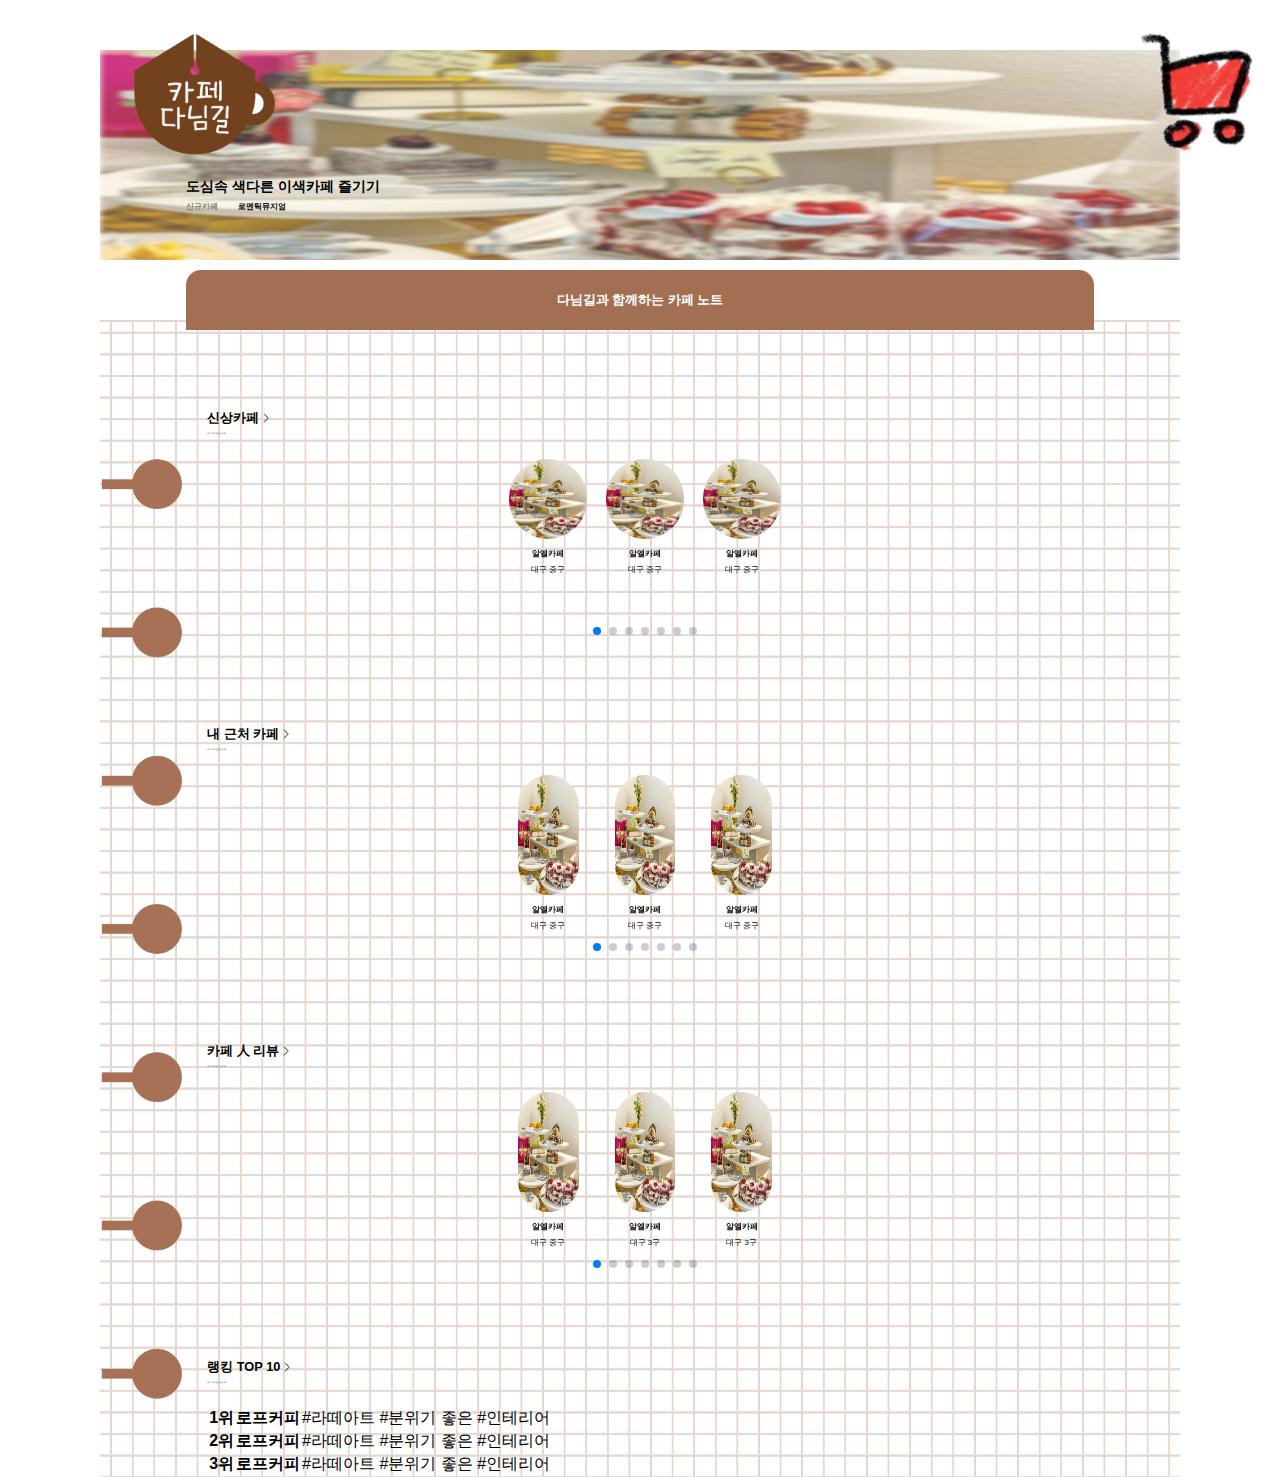
<file: mobileweb/index.html>
<!doctype html>
<html>
<head>
<meta charset="utf-8">
<title>다님길 main</title>
    
    <meta
      name="viewport"
      content="width=device-width, initial-scale=1, minimum-scale=1, maximum-scale=1"
    />

    <link href="style.css" rel="stylesheet" type="text/css" />
    <!-- Link Swiper's CSS -->
    <link
      rel="stylesheet"
      href="https://cdn.jsdelivr.net/npm/swiper/swiper-bundle.min.css"
    />
    <!--demo slide-->
    <style>
    .swiper {
        width: 280px;
        height: 200px;
      }

      .swiper-slide {
        
    text-align: center;
    .swiper-horizontal>.swiper-pagination-bullets .swiper-pagination-bullet, .swiper-pagination-horizontal.swiper-pagination-bullets .swiper-pagination-bullet {
    margin: 0 var(--swiper-pagination-bullet-horizontal-gap,4px);
}

    .swiper-pagination-bullet {
    width: var(--swiper-pagination-bullet-width,var(--swiper-pagination-bullet-size,8px));
    height: var(--swiper-pagination-bullet-height,var(--swiper-pagination-bullet-size,8px));
    display: inline-block;
    border-radius: 50%;
    background: var(--swiper-pagination-bullet-inactive-color,#000);
    opacity: var(--swiper-pagination-bullet-inactive-opacity, .2);
}
          
          .swiper-pagination-bullet:root{
              --swiper-theme-color: #a26f53;
          }

        /* Center slide text vertically */
        display: -webkit-box;
        display: -ms-flexbox;
        display: -webkit-flex;
        display: flex;
        -webkit-box-pack: center;
        -ms-flex-pack: center;
        -webkit-justify-content: center;
        justify-content: center;
        -webkit-box-align: center;
        -ms-flex-align: center;
        -webkit-align-items: center;
        align-items: center;
      }
        
        
        .swiper-pagination {
    position: absolute;
    text-align: center;
    transition: .3s opacity;
    transform: translate(0,8px);
    z-index: 10;
}
        
        
        

    .sw{
        display: block;
        width: 100%;
        height: 100%;
        object-fit: cover;
    }
    .sw img{
        width: 70%;
        height: 60%;
        border-radius: 100px 100px;
        margin-top:20px;
    }
     .new_sw img{
        width: 90%;
        height: 40%;
        border-radius: 100px 100px;
        margin-top:20px;
    }
    .sw p{
        font-size:0.5rem;  
        margin-top:5px;
    }
    .bold{
        font-weight:bold;
    }

    </style>
    
</head>
<body>

<div class="w">

    <!--header-->
<header>
    <div class="logo"><img src="img/logo.png"></div>
    <div class="cart"><img src="img/cart.png"></div>
</header>
    
<div class="main">
    <img src="img/mainbanner.jpg">
    <div class="main_text">
    <h2>도심속 색다른 이색카페 즐기기</h2>
    <p><span>신규카페</span>로멘틱뮤지엄</p>
    </div>
</div>
    
    
    <!--ct 시작-->
<div class="ct">


<div class="ct_main">
    <h2>다님길과 함께하는 카페 노트</h2>
</div>
    
<div class="contents">
    <!--배경에 체크 깔기--> 
    
    <!--main 내용 시작-->  
<div class="ct_body">
    <!--배경에 링 깔기-->
    
    
<!--main 시작-->    
    <!--new 신상카페 시작-->
<div class="start">
<div class="new">
    <div class="title">
        <h3>신상카페</h3>
        <img src="img/Arrow.png"><!--화살표-->
    </div>
    <div class="subtitle">
        <h4>새로 추가된 신상카페</h4>
    </div>
    
    
    <!-- Swiper -->
    <div class="swiper mySwiper">
      <div class="swiper-wrapper">
          
        <div class="swiper-slide">
            <div class="sw new_sw">
                <img src="img/romantic.jpeg">
                <p class="bold">알엘카페</p>
                <p>대구 중구</p>
            </div>
            
        </div>
          
          
        <div class="swiper-slide">
            <div class="sw new_sw">
                <img src="img/romantic.jpeg">
                <p class="bold">알엘카페</p>
                <p>대구 중구</p>
            </div>
            
        </div>
          
          
        <div class="swiper-slide">
            <div class="sw new_sw">
                <img src="img/romantic.jpeg">
                <p class="bold">알엘카페</p>
                <p>대구 중구</p>
            </div>
            
        </div>
          
          
        <div class="swiper-slide">
            <div class="sw new_sw">
                <img src="img/romantic.jpeg">
                <p class="bold">알엘카페</p>
                <p>대구 중구</p>
            </div>
        </div>
          
          
        <div class="swiper-slide">
            <div class="sw new_sw">
                <img src="img/romantic.jpeg">
                <p class="bold">알엘카페</p>
                <p>대구 중구</p>
            </div>
        </div>
          
          
        <div class="swiper-slide">
            <div class="sw new_sw">
                <img src="img/romantic.jpeg">
                <p class="bold">알엘카페</p>
                <p>대구 중구</p>
            </div>
        </div>
          
          
        <div class="swiper-slide">
            <div class="sw new_sw">
                <img src="img/romantic.jpeg">
                <p class="bold">알엘카페</p>
                <p>대구 중구</p>
            </div>

        </div>
          
          
        <div class="swiper-slide">
            <div class="sw new_sw">
                <img src="img/romantic.jpeg">
                <p class="bold">알엘카페</p>
                <p>대구 중구</p>
            </div>

        </div>
          
          
        <div class="swiper-slide">
            <div class="sw new_sw">
                <img src="img/romantic.jpeg">
                <p class="bold">알엘카페</p>
                <p>대구 중구</p>
            </div>

        </div>
                  
          
      </div>
        <!--슬라이드 버튼-->
          
      <div class="swiper-pagination"></div>
    </div>
    
    
</div>
    <!--new 끝-->
    
    <!--neer 근처시작-->
<div class="neer">
    <div class="title">
        <h3>내 근처 카페</h3>
        <img src="img/Arrow.png"><!--화살표-->
    </div>
    <div class="subtitle">
        <h4>새로 추가된 신상카페</h4>
    </div>
    
    <!-- Swiper -->
    <div class="swiper mySwiper">
      <div class="swiper-wrapper">
          
        <div class="swiper-slide">
            <div class="sw">
                <img src="img/romantic.jpeg">
                <p class="bold">알엘카페</p>
                <p>대구 중구</p>
            </div>
            
        </div>
          
          
        <div class="swiper-slide">
            <div class="sw">
                <img src="img/romantic.jpeg">
                <p class="bold">알엘카페</p>
                <p>대구 중구</p>
            </div>
            
        </div>
          
          
        <div class="swiper-slide">
            <div class="sw">
                <img src="img/romantic.jpeg">
                <p class="bold">알엘카페</p>
                <p>대구 중구</p>
            </div>
            
        </div>
          
          
        <div class="swiper-slide">
            <div class="sw">
                <img src="img/romantic.jpeg">
                <p class="bold">알엘카페</p>
                <p>대구 중구</p>
            </div>
            
        </div>
          
          
        <div class="swiper-slide">
            <div class="sw">
                <img src="img/romantic.jpeg">
                <p class="bold">알엘카페</p>
                <p>대구 중구</p>
            </div>
            
        </div>
          
          
        <div class="swiper-slide">
            <div class="sw">
                <img src="img/romantic.jpeg">
                <p class="bold">알엘카페</p>
                <p>대구 중구</p>
            </div>
            
        </div>
          
          
        <div class="swiper-slide">
            <div class="sw">
                <img src="img/romantic.jpeg">
                <p class="bold">알엘카페</p>
                <p>대구 중구</p>
            </div>
            
        </div>
          
          
        <div class="swiper-slide">
            <div class="sw">
                <img src="img/romantic.jpeg">
                <p class="bold">알엘카페</p>
                <p>대구 중구</p>
            </div>
            
        </div>
          
          
        <div class="swiper-slide">
            <div class="sw">
                <img src="img/romantic.jpeg">
                <p class="bold">알엘카페</p>
                <p>대구 중구</p>
            </div>
            
        </div>
          

          
          
      </div>
        <!--슬라이드 버튼-->
          
      <div class="swiper-pagination"></div>
        
    </div>
    
</div>
    <!--neer 근처 끝-->
    
    <!--review 리뷰 시작-->
<div class="review">
    <div class="title">
        <h3>카페 人 리뷰</h3>
        <img src="img/Arrow.png"><!--화살표-->
    </div>
    <div class="subtitle">
        <h4>새로 추가된 신상카페</h4>
    </div>
    
    <!-- Swiper -->
    <div class="swiper mySwiper">
      <div class="swiper-wrapper">
        
          
          <div class="swiper-slide">
            <div class="sw">
                <img src="img/romantic.jpeg">
                <p class="bold">알엘카페</p>
                <p>대구 중구</p>
            </div>
            
        </div>
          
          
        <div class="swiper-slide">
            <div class="sw">
                <img src="img/romantic.jpeg">
                <p class="bold">알엘카페</p>
                <p>대구 3구</p>
            </div>
            
        </div>
          
          
        <div class="swiper-slide">
            <div class="sw">
                <img src="img/romantic.jpeg">
                <p class="bold">알엘카페</p>
                <p>대구 3구</p>
            </div>
            
        </div>
          
          
        <div class="swiper-slide">
            <div class="sw">
                <img src="img/romantic.jpeg">
                <p class="bold">알엘카페</p>
                <p>대구 3구</p>
            </div>
            
        </div>
          
          
        <div class="swiper-slide">
            <div class="sw">
                <img src="img/romantic.jpeg">
                <p class="bold">알엘카페</p>
                <p>대구 3구</p>
            </div>
            
        </div>
          
          
        <div class="swiper-slide">
            <div class="sw">
                <img src="img/romantic.jpeg">
                <p class="bold">알엘카페</p>
                <p>대구 중구</p>
            </div>
            
        </div>
          
          
        <div class="swiper-slide">
            <div class="sw">
                <img src="img/romantic.jpeg">
                <p class="bold">알엘카페</p>
                <p>대구 중구</p>
            </div>
            
        </div>
          
          
        <div class="swiper-slide">
            <div class="sw">
                <img src="img/romantic.jpeg">
                <p class="bold">알엘카페</p>
                <p>대구 중구</p>
            </div>
            
        </div>
          
          
        <div class="swiper-slide">
            <div class="sw">
                <img src="img/romantic.jpeg">
                <p class="bold">알엘카페</p>
                <p>대구 중구</p>
            </div>
            
        </div>
        
          
      </div>
        <!--슬라이드 버튼-->
          
      <div class="swiper-pagination"></div>
    </div>
    
    
    
</div>
    <!--review 리뷰 끝-->
    
    <!--Ranking 랭킹 시작-->
<div class="ranking">
    <div class="title">
        <h3>랭킹 TOP 10</h3>
        <img src="img/Arrow.png"><!--화살표-->
    </div>

    <div class="subtitle">
        <h4>새로 추가된 신상카페</h4>
    </div>
    
    <div class="rank_img">
        <img>
        <img>
        <img>
    </div><!--랭킹이미지-->
    
    <table>
        
        <tr>
            <th class="number">1위</th>
            <th>로프커피</th>
            <td>#라떼아트  #분위기 좋은  #인테리어</td>
        </tr>
        
        <tr>
            <th class="number">2위</th>
            <th>로프커피</th>
            <td>#라떼아트  #분위기 좋은  #인테리어</td>
        </tr>
        
        <tr>
            <th class="number">3위</th>
            <th>로프커피</th>
            <td>#라떼아트  #분위기 좋은  #인테리어</td>
        </tr>
        
    </table>
    
    
    
    
</div>
    <!--Ranking 랭킹 끝-->
    
    
    
</div>
<!--contents 끝-->
</div>
</div>
    
</div>
<!--w 끝-->
</div><!--ct_body 끝-->
    
    
    <!-- Swiper JS -->
    <script src="https://cdn.jsdelivr.net/npm/swiper/swiper-bundle.min.js"></script>

    <!-- Initialize Swiper -->
    <script>
      var swiper = new Swiper(".mySwiper", {
        slidesPerView: 3,
        spaceBetween: 10,
        freeMode: true,
        pagination: {
          el: ".swiper-pagination",
          clickable: true,
        },
      });
    </script>
</body>
</html>
</file>
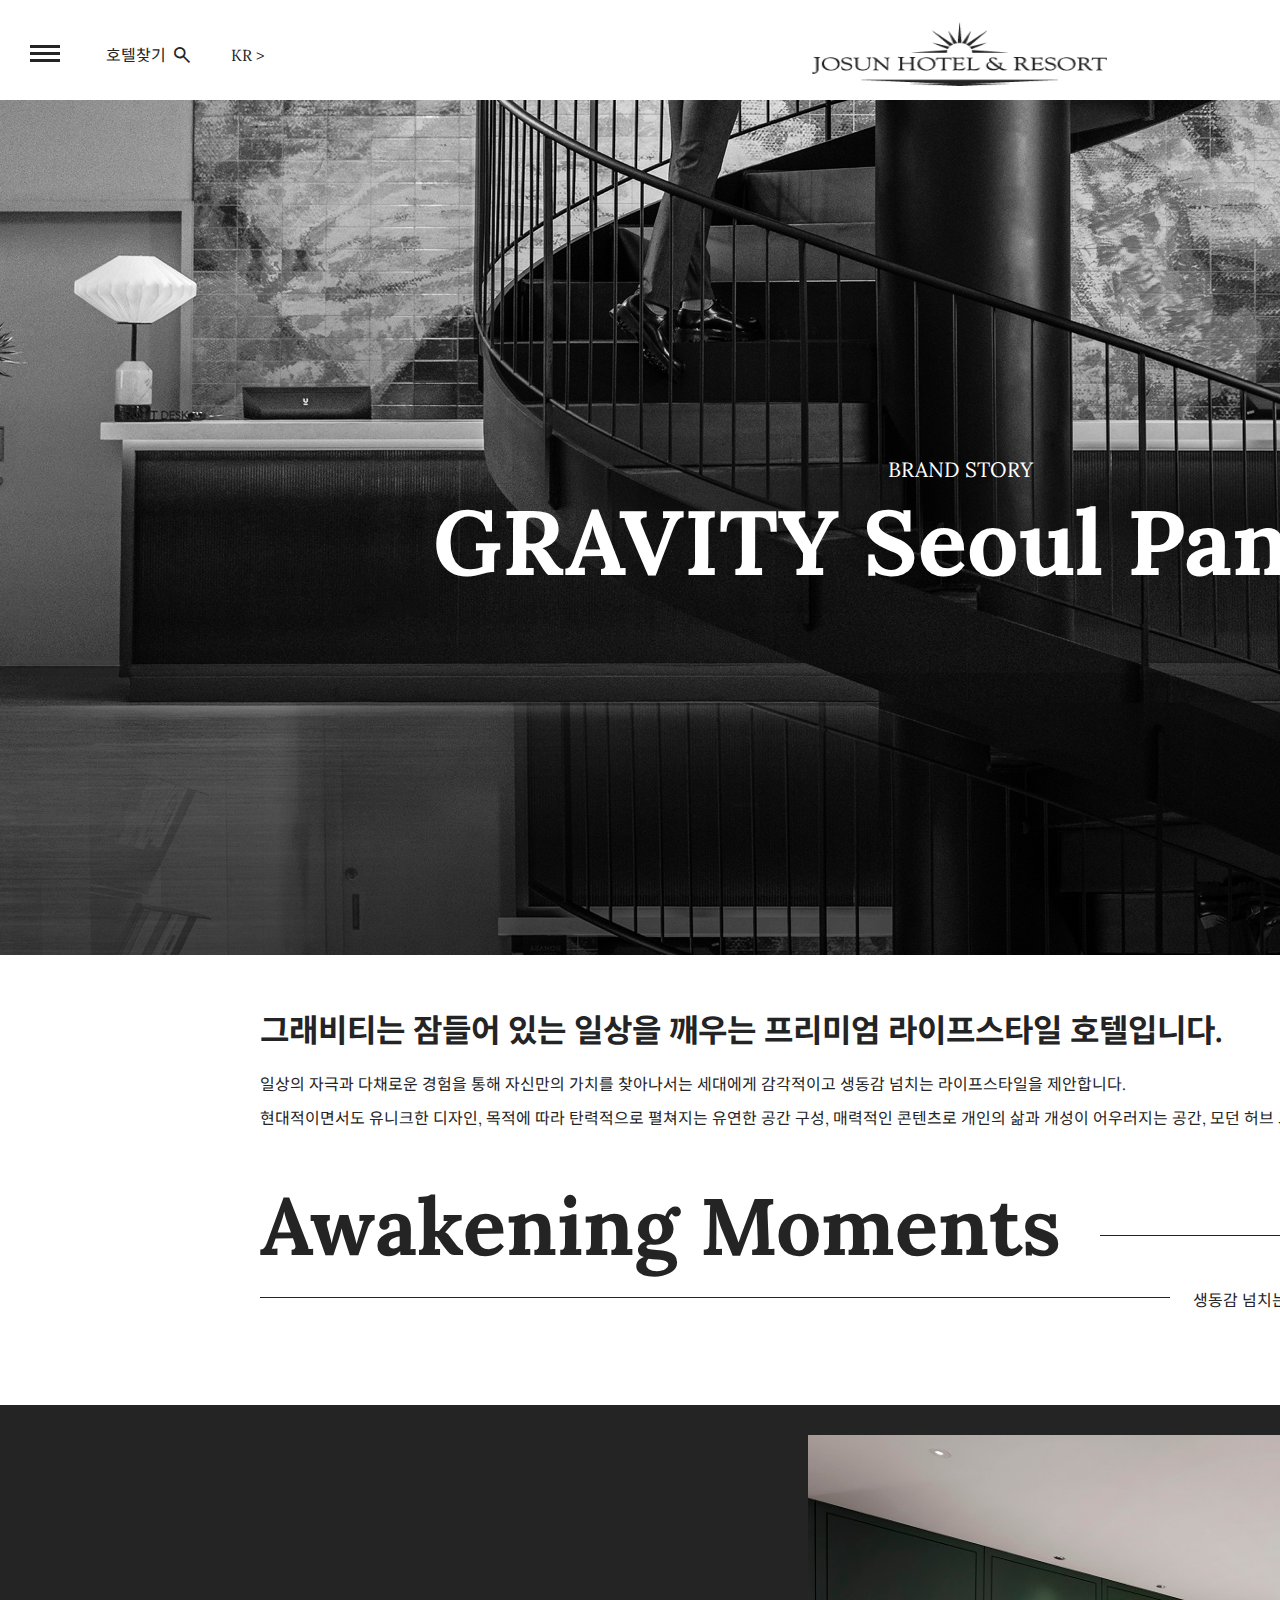
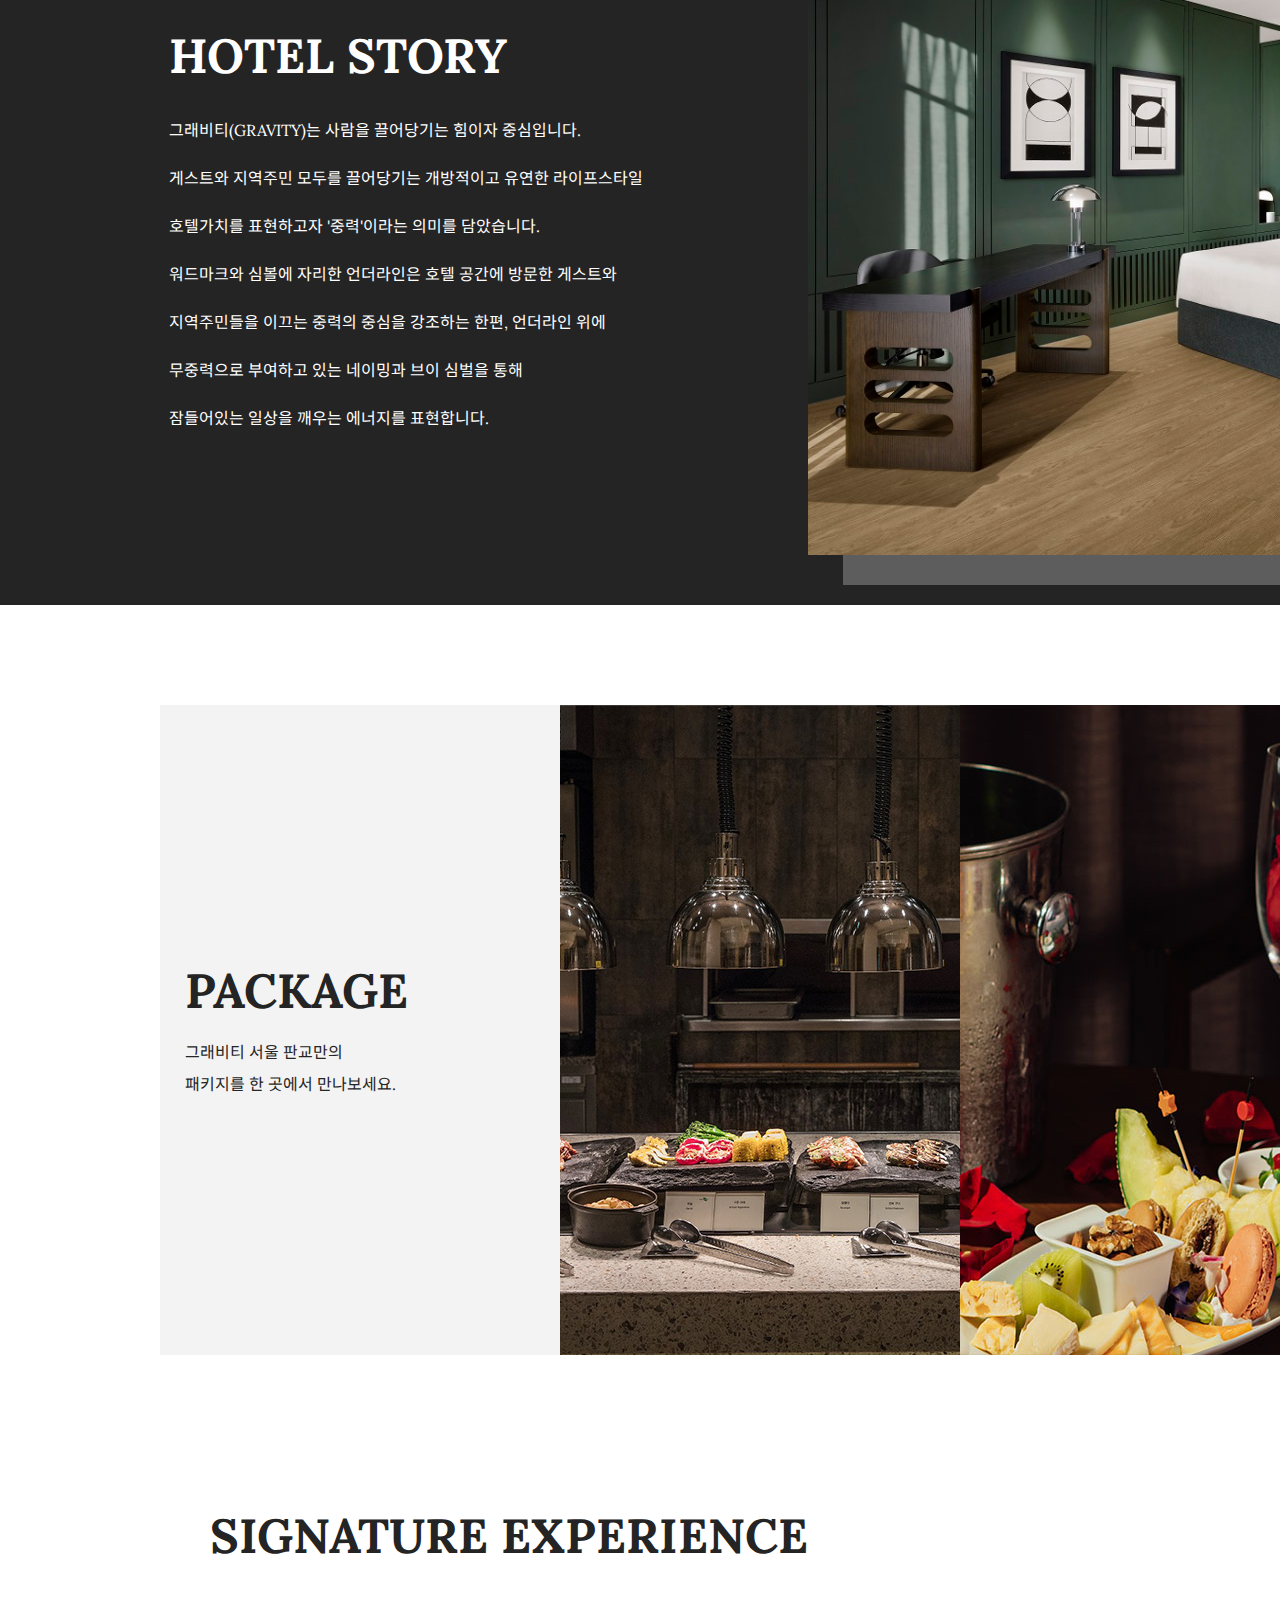
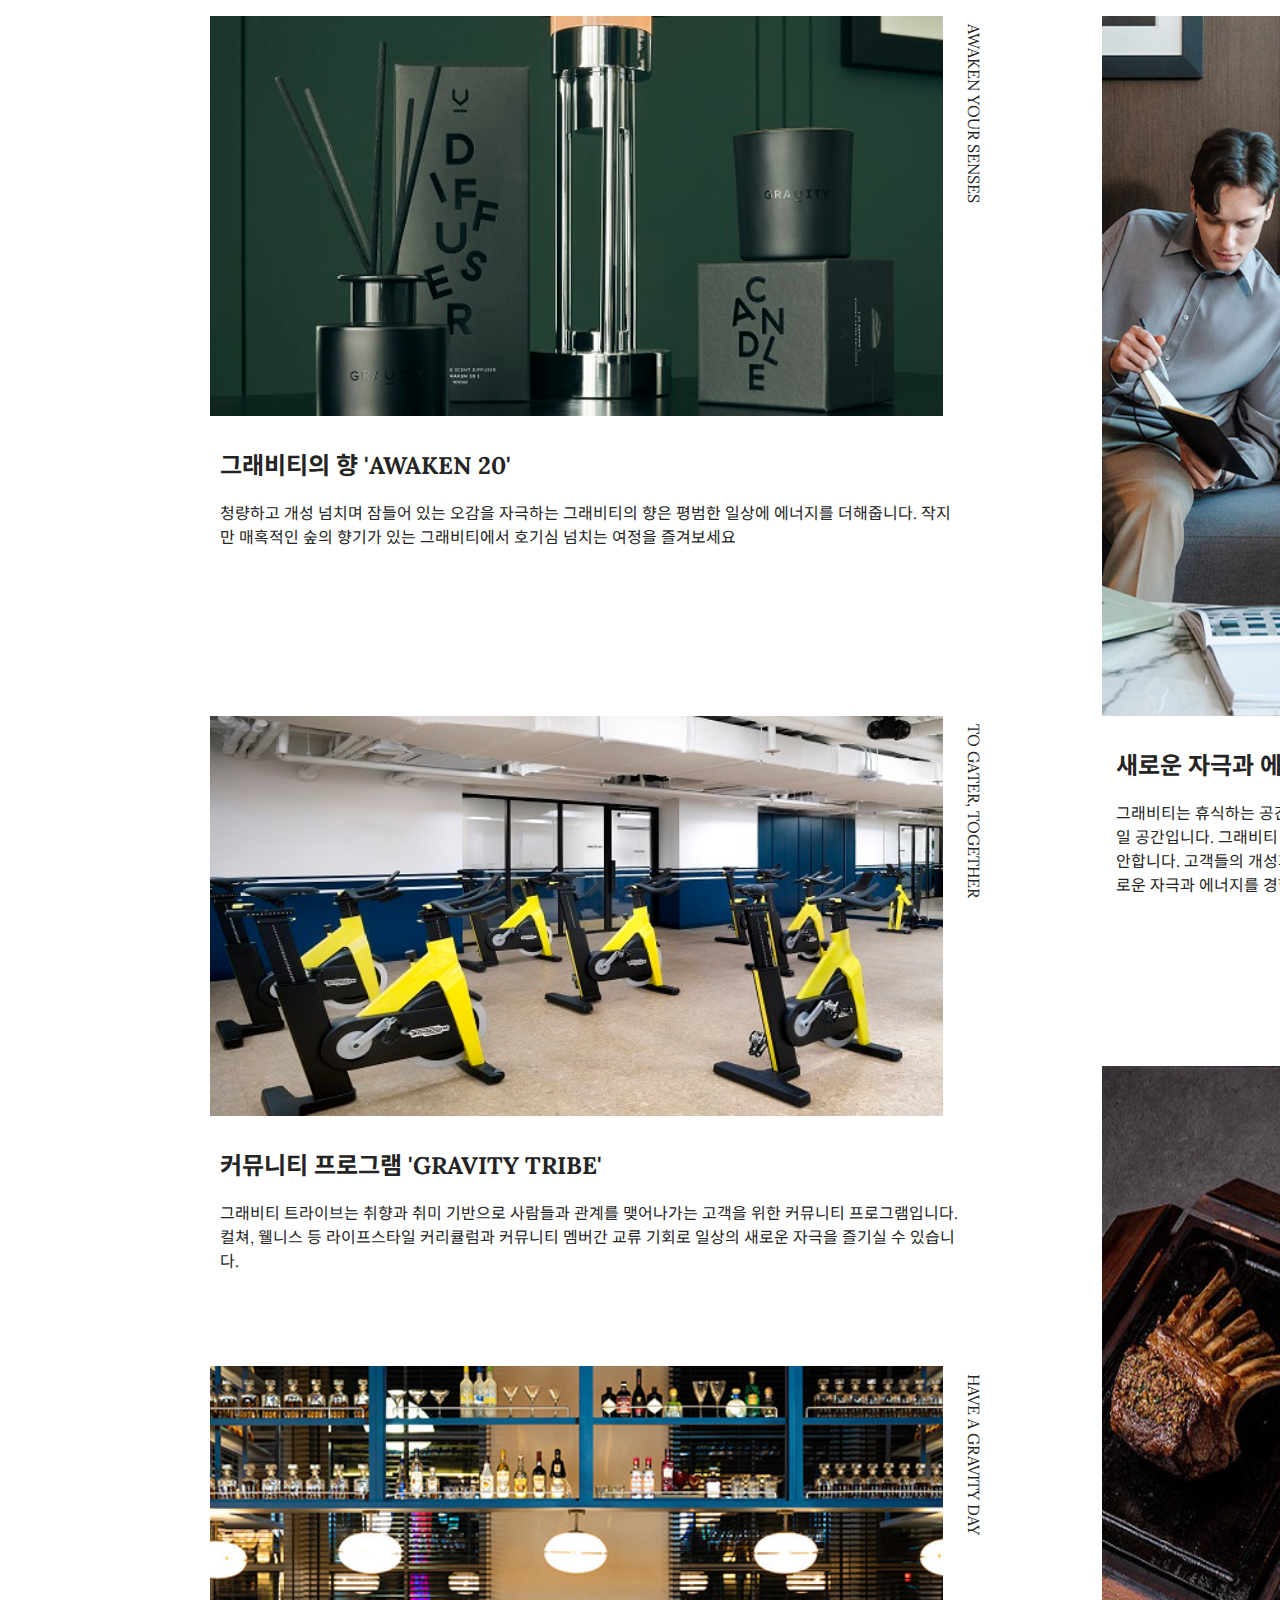
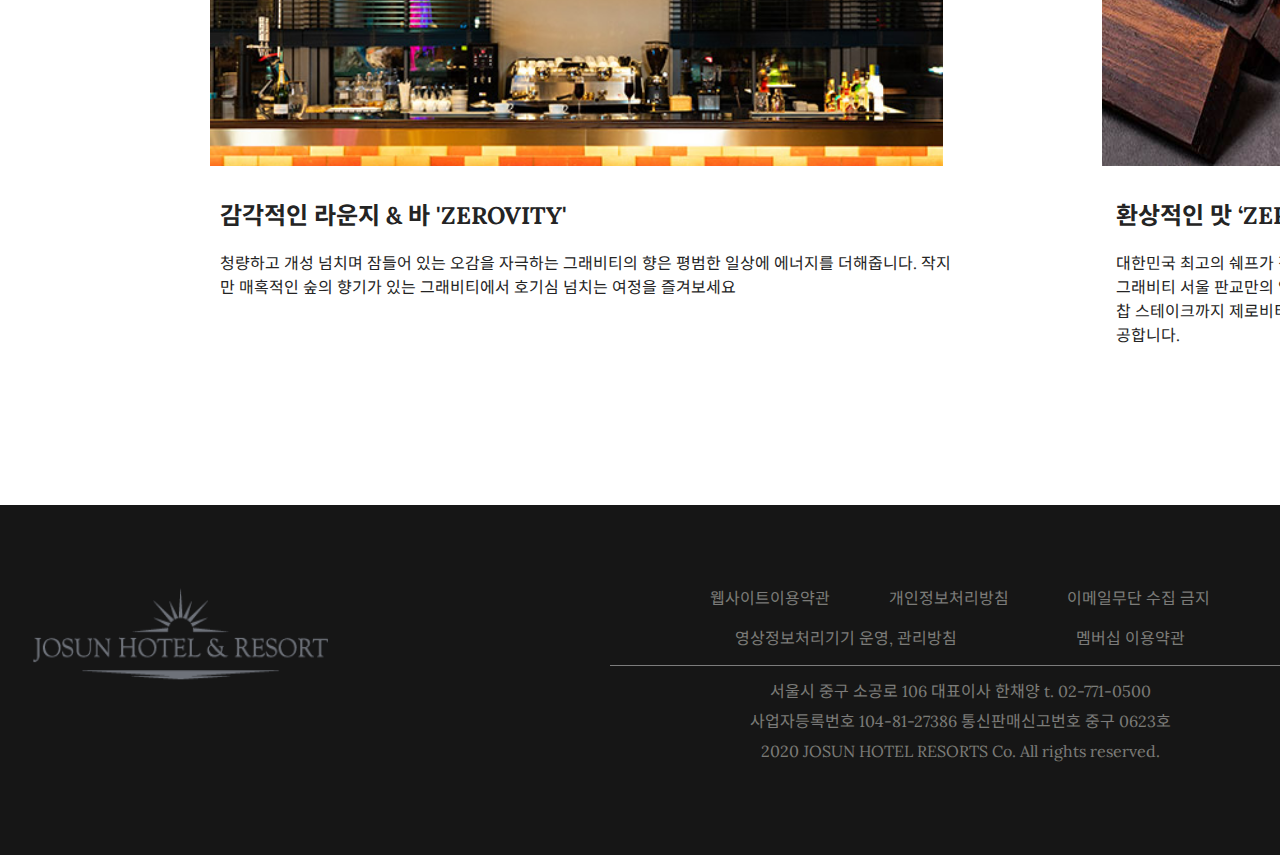
<file: team_hotel/hotel.html>
<!doctype html>
<html lang="ko">
<head>
<meta charset="utf-8">
<meta name="viewport" content="width=device-width, initial-scale=1, minimum-scale=1, maximum-scale=1"/>
<!--쇼트컷 아이콘-->
<link rel="shortcut icon" href="img/shourtcuticon.png" />
<!--아이콘-->
<link rel="stylesheet" href="https://fonts.googleapis.com/css2?family=Material+Symbols+Outlined:opsz,wght,FILL,GRAD@20..48,100..700,0..1,-50..200" />
<!--header부분-->
<link rel="stylesheet" href="css/headersub.css"> 
<!--content부분-->
<link rel="stylesheet" href="css/hotel.css"> 
<!--footer부분-->
<link rel="stylesheet" href="css/footersub.css"> 
<!--font-->
<link rel="preconnect" href="https://fonts.googleapis.com">
<link rel="preconnect" href="https://fonts.gstatic.com" crossorigin>
<link href="https://fonts.googleapis.com/css2?family=Lora&family=Noto+Sans+KR&display=swap" rel="stylesheet">    
<title> 그래비티 서울 판교 | 조선호텔앤리조트 </title>
<script src="http://code.jquery.com/jquery-1.11.2.min.js"></script>
<script type="text/javascript">
$(function(){
        
   $('.menubtn').click(function() {
  			$('.ham-menu').toggle();
        });
    });
 </script>
    <style>

    </style>
    </head>
<body>
    <div class="w">
        <div class="header-total">
        <div class="nav-total">
            <div class="menubtn">
                <div class="menubtn-1" onclick="myFunction(this)">
                    <div class="bar1"></div>
                    <div class="bar2"></div>
                    <div class="bar3"></div>
                </div>

                <script>
                function myFunction(x) {
                  x.classList.toggle("change");
                }
                </script>
            </div>
            <div class="ham-menu">
                <nav>
                    <ul class="menu">
                        <li><a href="#">About US</a>
                            <ul class="sub">
                                <li><a href="#">기업소개</a></li>
                                <li><a href="#">연혁</a></li>
                                <li><a href="#">수상내역</a></li>
                                <li><a href="#">오시는 길</a></li>
                            </ul>
                        </li>

                        <li><a href="hotel.html">Hotels</a>
                            <ul class="sub">
                                <li><a href="hotel.html">그래비티 서울 판교</a></li>
                                <li><a href="#">조선 팰리스</a></li>
                                <li><a href="#">웨스턴 조선 서울</a></li>
                                <li><a href="#">그랜드 조선 부산</a></li>
                                <li><a href="#">레스케이프 호텔</a></li>
                            </ul>
                        </li>

                        <li><a href="#">Offers</a>
                            <ul class="sub">
                                <li><a href="#">패키지</a></li>
                                <li><a href="#">이벤트</a></li>
                                <li><a href="#">마인드 풀 스테이</a></li>
                            </ul>
                        </li>

                        <li><a href="wedding.html">Facilitys</a>
                            <ul class="sub">
                                <li><a href="wedding.html">웨딩</a></li>
                                <li><a href="#">레스토랑</a></li>
                                <li><a href="#">미팅룸</a></li>
                            </ul>
                        </li>

                        <li><a href="#">Membership</a>
                            <ul class="sub">
                                <li><a href="#">CLUB JOSUN</a></li>
                                <li><a href="#">소식</a></li>
                                <li><a href="#">Event</a></li>
                                <li><a href="#">News</a></li>
                            </ul>
                        </li>

                        <li><a href="#">My Page</a>
                            <ul class="sub">
                                <li><a href="#">멤버십 확인</a></li>
                                <li><a href="#">예약확인</a></li>
                                <li><a href="#">문의하기</a></li>
                            </ul>
                        </li>
                    </ul>
                </nav>
            </div>
        </div>
        <div class="header">
            <div class="header1">
                <div class="search"><a href="#">
                        호텔찾기<span class="material-symbols-outlined">search</span>
                    </a>
                </div>
                <div class="lang"><a href="#">KR &gt;</a></div>
            </div>
            <div class="header2"><a href="index.html"><img src="img/logo_242424.png"></a></div>
            <div class="header3">
                <div><a href="#">로그인</a></div>
                <div><a href="#">예약확인</a></div>
                <div><button>RESERVATION</button></div>
            </div>
        </div>
    </div>
    <div class="main">
        <div class="main-text">
            <p> BRAND STORY </p>
            <h1> GRAVITY Seoul Pan-gyo </h1>
        </div>      
    </div>
    <div class="text">
        <div class="text1">
            <h3>그래비티는 잠들어 있는 일상을 깨우는 프리미엄 라이프스타일 호텔입니다.</h3>
            <p>일상의 자극과 다채로운 경험을 통해 자신만의 가치를 찾아나서는 세대에게 감각적이고 생동감 넘치는 라이프스타일을 제안합니다.</p>
            <p>현대적이면서도 유니크한 디자인, 목적에 따라 탄력적으로 펼쳐지는 유연한 공간 구성, 매력적인 콘텐츠로 개인의 삶과 개성이 어우러지는 공간, 모던 허브 그래비티입니다.</p>
        </div>
        <div class="text2">
            <div class="text2-1">
                <h4>Awakening Moments</h4>
                <div class="text2-hr1"></div>
            </div>    
            <div class="text2-2">
                <div class="text2-hr2"></div>
                <p>생동감 넘치는 라이프스타일과 감각적인 경험이 잠든 일상을 깨웁니다.</p>
            </div>
        </div>    
    </div>
        
    <div class="story">
        <div class="story-text">
            <div class="story-text-1">
                <h2>HOTEL STORY</h2>
                <p> 그래비티(GRAVITY)는 사람을 끌어당기는 힘이자 중심입니다. <br>
                게스트와 지역주민 모두를 끌어당기는 개방적이고 유연한 라이프스타일<br>
                호텔가치를 표현하고자 '중력'이라는 의미를 담았습니다.<br>
                워드마크와 심볼에 자리한 언더라인은 호텔 공간에 방문한 게스트와<br>
                지역주민들을 이끄는 중력의 중심을 강조하는 한편, 언더라인 위에<br> 
                무중력으로 부여하고 있는 네이밍과 브이 심벌을 통해 <br>
                잠들어있는 일상을 깨우는 에너지를 표현합니다.</p>
            </div>    
        </div>
        <div class="story-img">
            <div><img src="img/hotel-history.jpg"></div>
            <div></div>
        </div>
    </div>
    
            
    <div class="swiper-slide">
        <div class="package-box">
            <div class="package-box1">
                <div class="package-text">
                    <h2>PACKAGE</h2>
                    <p>그래비티 서울 판교만의<br>
                    패키지를 한 곳에서 만나보세요.</p>
                </div>    
            </div>

            <div class="package-box2">
                <img src="img/package1.jpg" alt="Avatar" class="image">
                <div class="overlay">
                    <div>
                            <h3>THE DESIGNER'S VIEW</h3>
                            <p>그랜드 조선, 조선 팰리스 인테리어 디자이너와의 대화</p>
                            <button>
                                <a href="#">
                                    More View
                                </a>
                            </button>
                        </div>
                </div>
            </div>
            <div class="package-box2">
                <img src="img/package2.png" alt="Avatar" class="image">
                <div class="overlay">
                    <div>
                            <h3>THE DESIGNER'S VIEW</h3>
                            <p>그랜드 조선, 조선 팰리스 인테리어 디자이너와의 대화</p>
                            <button>
                                <a href="#">
                                    More View
                                </a>
                            </button>
                        </div>
                </div>
            </div>
            <div class="package-box2">
                <img src="img/package3.jpg" alt="Avatar" class="image">
                <div class="overlay">
                    <div>
                            <h3>THE DESIGNER'S VIEW</h3>
                            <p>그랜드 조선, 조선 팰리스 인테리어 디자이너와의 대화</p>
                            <button>
                                <a href="#">
                                    More View
                                </a>
                            </button>
                        </div>
                </div>
            </div>
        </div>
    </div>
        
            
    <div class="experience">
        <h2>SIGNATURE EXPERIENCE</h2>
        <div class="experience-total">
            <div class="experience-1">
                <div style="position: relative, width: 100%">
                    <img src="img/signature1.jpg">
                    <div>AWAKEN YOUR SENSES</div>
                </div>
                <div>
                    <h3>그래비티의 향 'AWAKEN 20'</h3>
                    <p>청량하고 개성 넘치며 잠들어 있는 오감을 자극하는
                        그래비티의 향은 평범한 일상에 에너지를 더해줍니다.
                        작지만 매혹적인 숲의 향기가 있는
                        그래비티에서 호기심 넘치는 여정을 즐겨보세요</p>
                </div>
            </div>
            <div class="experience-2">
                <div style="position: relative, width: 100%">
                    <img src="img/signature3.jpg">
                    <div>TO GATER, TOGETHER</div>
                </div>
                <div>
                    <h3>커뮤니티 프로그램 'GRAVITY TRIBE'</h3>
                    <p>그래비티 트라이브는 취향과 취미 기반으로
                        사람들과 관계를 맺어나가는
                        고객을 위한 커뮤니티 프로그램입니다.
                        컬쳐, 웰니스 등 라이프스타일 커리큘럼과 커뮤니티 멤버간
                        교류 기회로 일상의 새로운 자극을 즐기실 수 있습니다.</p>
                </div>
            </div>
            <div class="experience-3">
                <div style="position: relative, width: 100%">
                    <img src="img/signature4.jpg">
                    <div>HAVE A GRAVITY DAY</div>
                </div>
                <div>
                    <h3>감각적인 라운지 &amp; 바 'ZEROVITY'</h3>
                    <p>청량하고 개성 넘치며 잠들어 있는
                        오감을 자극하는 그래비티의 향은
                        평범한 일상에 에너지를 더해줍니다.
                        작지만 매혹적인 숲의 향기가 있는
                        그래비티에서 호기심 넘치는 여정을 즐겨보세요</p>
                </div>
            </div>            
            <div class="experience-4">
                <div style="position: relative, width: 100%">
                    <img src="img/signature2.jpg">
                    <div>WHAT WAKES YOU UP?</div>
                </div>
                <div>
                    <h3>새로운 자극과 에너지 'GRAVITY TIME'</h3>
                    <p>그래비티는 휴식하는 공간을 넘어 놀고, 쉬고, 먹는 
                        모든 순간이 이루어지는 라이프스타일 공간입니다.
                        그래비티 타임은 호텔 안팎의 엔터테인먼트,
                        체험 콘텐츠를 선별하여 제안합니다.
                        고객들의 개성과 취향을 반영한 주제로 구성된 프로그램에
                        참여하여 일상의 새로운 자극과 에너지를 경험해보세요.</p>
                </div>
            </div>
            <div class="experience-5">
                <div style="position: relative, width: 100%">
                    <img src="img/signature5.jpg">
                    <div>GASTRONOMIC QUALITY</div>
                </div>
                <div>
                    <h3> 환상적인 맛 ‘ZEROVITY GRILL’</h3>
                    <p>대한민국 최고의 쉐프가 직접 제작한 그릴 박스에 담아 
                        향과 육즙이 풍성하게 느껴지는 그래비티 서울 판교만의 
                        양갈비, 안심 스테이크부터 그레이비 소스와 
                        폴렌타를 곁들인 폭찹 스테이크까지 제로비티에서
                        미식의 즐거움을 경험해보세요.
                        최고의 서비스와 함께 제공합니다.</p>
                </div>
            </div>
        </div>
    </div>
    <div class="foot">
        <div class="leftf">
            <a href="index.html"><img src="img/logo_footer.png"></a>
        </div>
        <div class="centerf">
            <div class="ctf1">
            <ul class="first">
                <li><a href="#">웹사이트이용약관</a></li>
                <li><a href="#">개인정보처리방침</a></li>
                <li><a href="#">이메일무단 수집 금지</a></li>
            </ul>
            </div>
            <div class="ctf2">
            <ul class="second">
                <li><a href="#">영상정보처리기기 운영, 관리방침</a></li>
                <li><a href="#">멤버십 이용약관</a></li>
            </ul>
            </div>    
            <hr>
            <div class="ctf3">
            <p>서울시 중구 소공로 106 대표이사 한채양 t. 02-771-0500<br>
               사업자등록번호 104-81-27386 통신판매신고번호 중구 0623호<br>
               2020 JOSUN HOTEL  RESORTS Co. All rights reserved.</p>
            </div>
        </div>
        <div class="rightf">
            <a href="#"><img src="img/footer-ins.png"></a>
            <a href="#"><img src="img/footer-face.png"></a>
            <a href="#"><img src="img/footer-you.png"></a>
            <a href="#"><img src="img/footer-kaka.png"></a>
        </div>
    </div>
    </div>
</body>
</html>
</file>
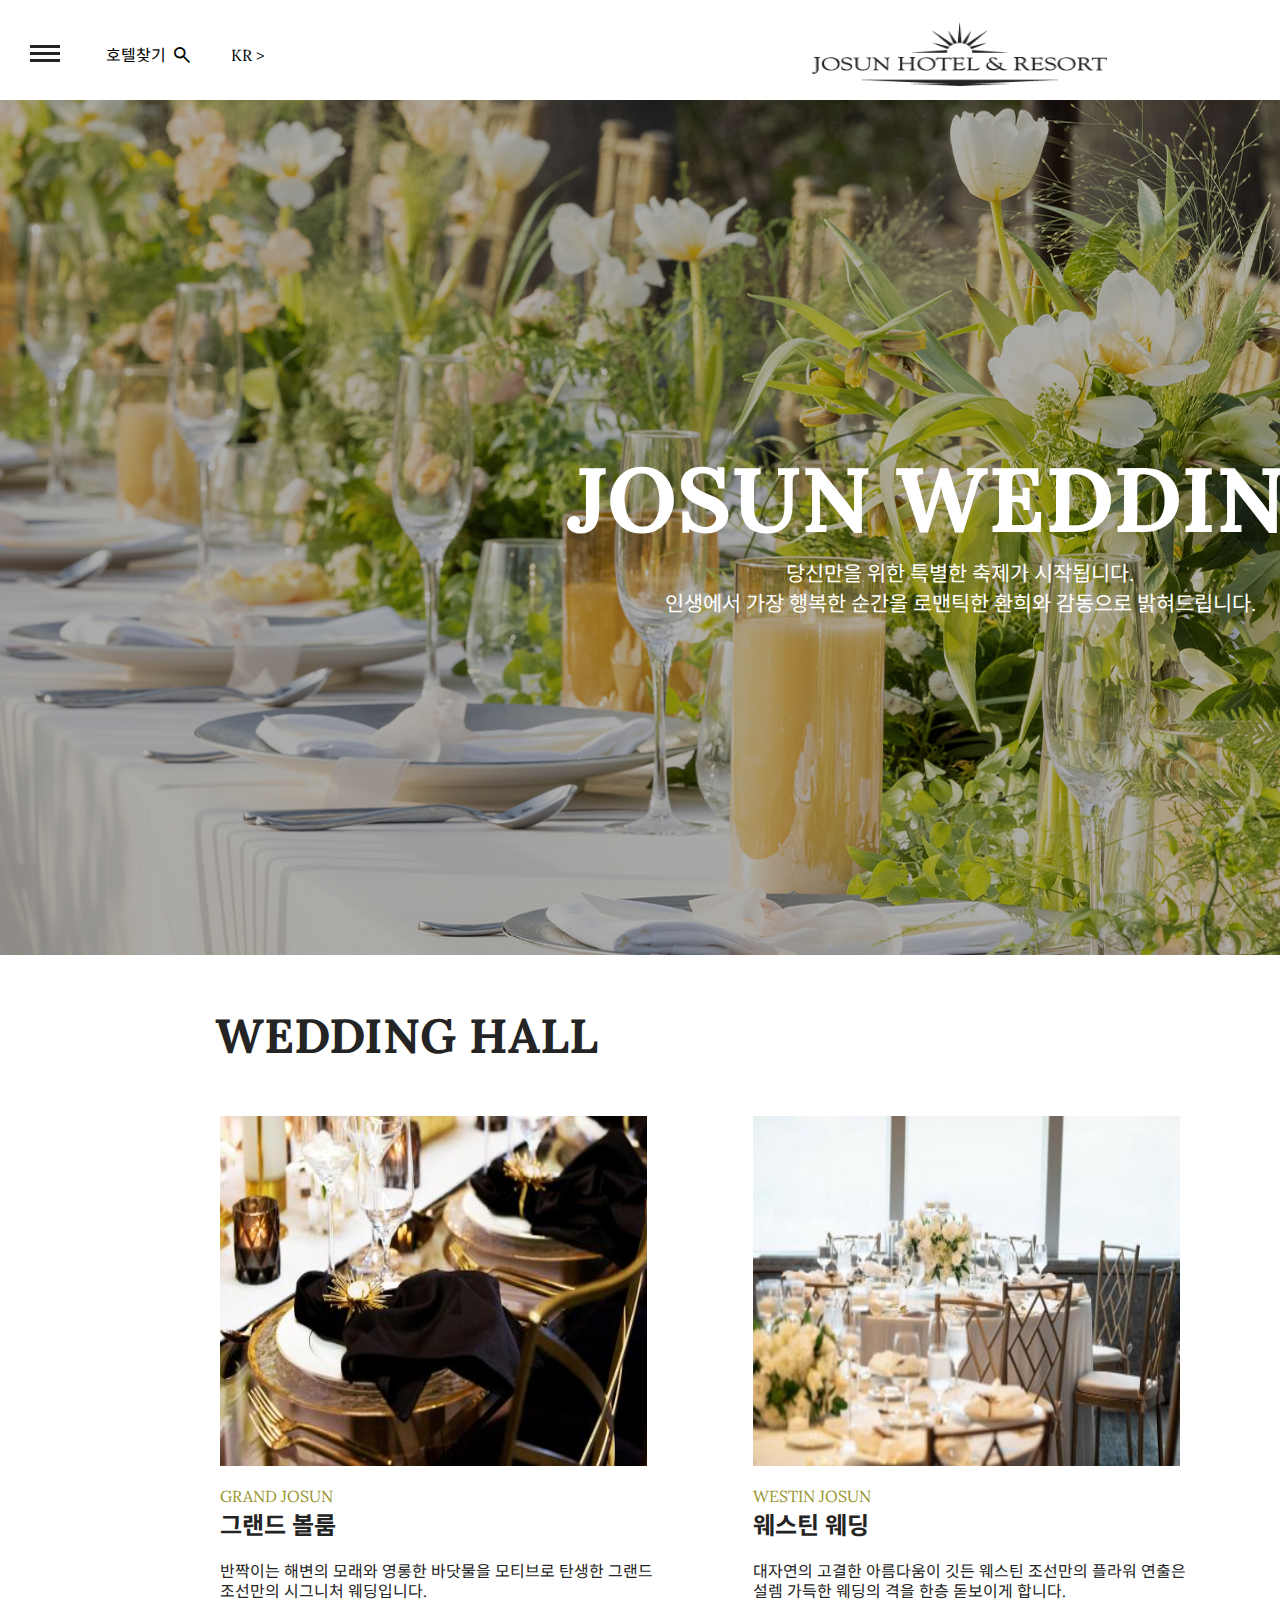
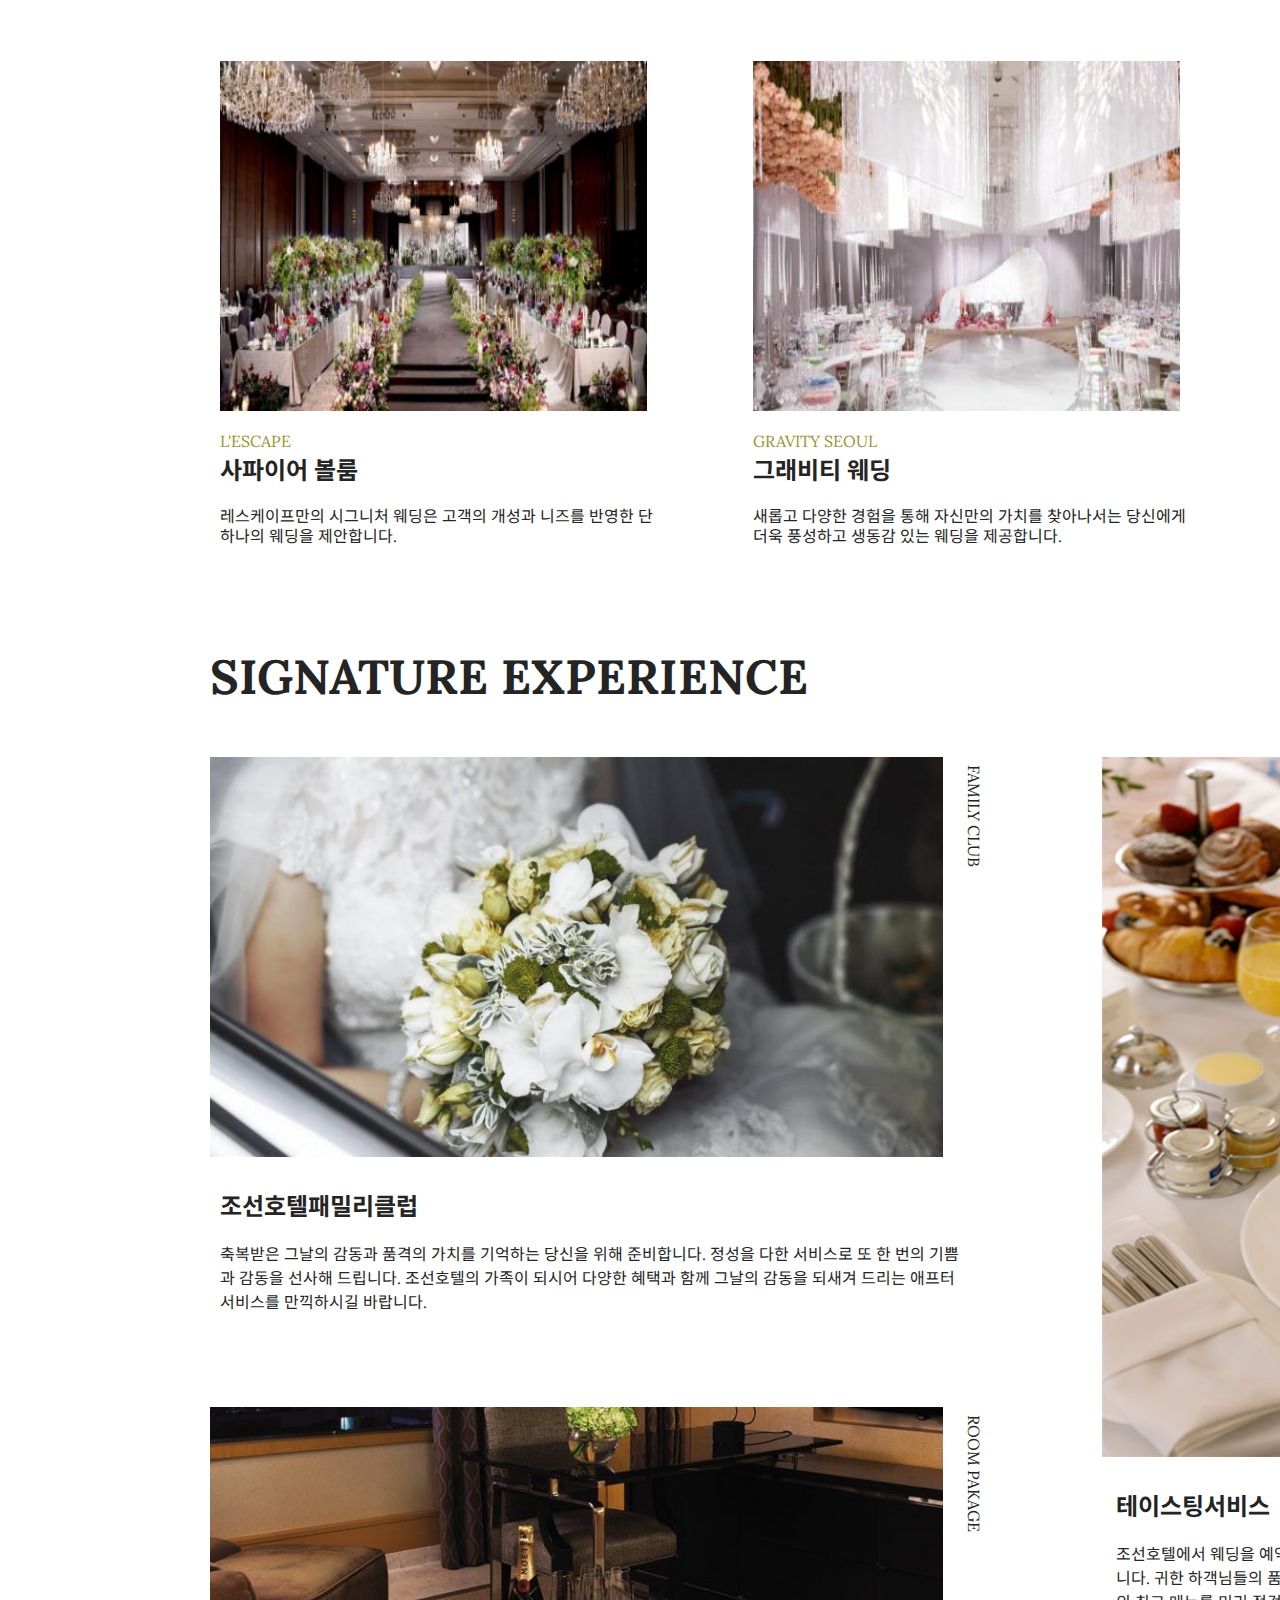
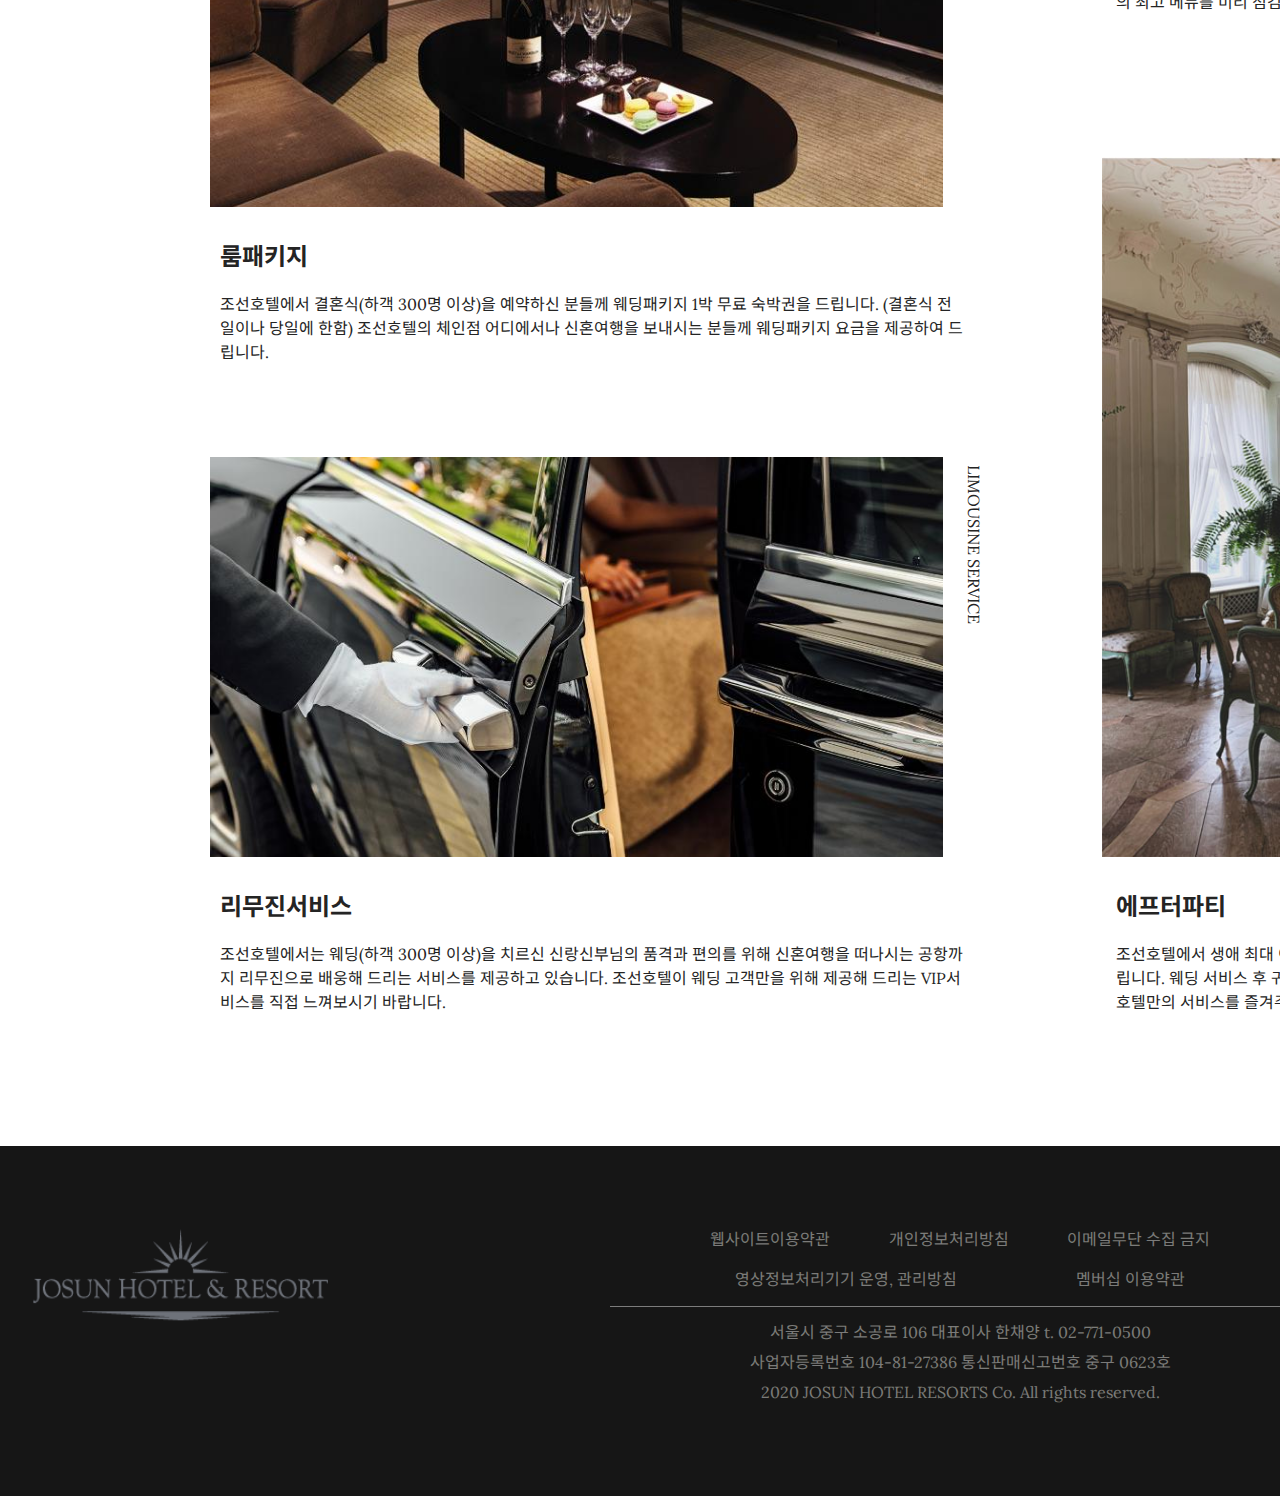
<file: team_hotel/wedding.html>
<!doctype html>
<html lang="Ko">
<head>
<meta charset="utf-8">
<meta name="viewport" content="width=device-width, initial-scale=1, minimum-scale=1, maximum-scale=1"/>
   
<!--쇼트컷 아이콘-->
<link rel="shortcut icon" href="img/shourtcuticon.png" />
    
<!--header-->   
<link rel="stylesheet" href="css/headersub.css">

<!--wedding content-->
<link rel="stylesheet" href="css/wedding.css">

<!--footer--> 
<link rel="stylesheet" href="css/footersub.css">
   
<!--아이콘-->
<link rel="stylesheet" href="https://fonts.googleapis.com/css2?family=Material+Symbols+Outlined:opsz,wght,FILL,GRAD@20..48,100..700,0..1,-50..200" />

<!--폰트-->
<link href="https://fonts.googleapis.com/css2?family=Lora&family=Noto+Sans+KR&display=swap" rel="stylesheet">   

        
<title> 웨딩 | 조선호텔앤리조트 </title>
<script src="http://code.jquery.com/jquery-1.11.2.min.js"></script>
<script type="text/javascript">
$(function(){
        
   $('.menubtn').click(function() {
  			$('.ham-menu').toggle();
        });
    });
 </script>    
<style>
    *{
        margin: 0; padding: 0;
    }
    
    .wrap{
        width: 1920px;
        font-family: 'Lora', 'Noto Sans KR', sans-serif;
        margin: 0 auto;
        color: #242424;
    }
    
    li{
        list-style: none;
    }
    
    a{
        text-decoration: none; color:black;
    }
    
    </style>
</head>
<body>
<div class="wrap"> 
  <div class="header-total">
        <div class="nav-total">
            <div class="menubtn">
                <div class="menubtn-1" onclick="myFunction(this)">
                    <div class="bar1"></div>
                    <div class="bar2"></div>
                    <div class="bar3"></div>
                </div>

                <script>
                function myFunction(x) {
                  x.classList.toggle("change");
                }
                </script>
            </div>
            <div class="ham-menu">
                <nav>
                    <ul class="menu">
                        <li><a href="#">About US</a>
                            <ul class="sub">
                                <li><a href="#">기업소개</a></li>
                                <li><a href="#">연혁</a></li>
                                <li><a href="#">수상내역</a></li>
                                <li><a href="#">오시는 길</a></li>
                            </ul>
                        </li>

                        <li><a href="hotel.html">Hotels</a>
                            <ul class="sub">
                                <li><a href="hotel.html">그래비티 서울 판교</a></li>
                                <li><a href="#">조선 팰리스</a></li>
                                <li><a href="#">웨스턴 조선 서울</a></li>
                                <li><a href="#">그랜드 조선 부산</a></li>
                                <li><a href="#">레스케이프 호텔</a></li>
                            </ul>
                        </li>

                        <li><a href="#">Offers</a>
                            <ul class="sub">
                                <li><a href="#">패키지</a></li>
                                <li><a href="#">이벤트</a></li>
                                <li><a href="#">마인드 풀 스테이</a></li>
                            </ul>
                        </li>

                        <li><a href="wedding.html">Facilitys</a>
                            <ul class="sub">
                                <li><a href="wedding.html">웨딩</a></li>
                                <li><a href="#">레스토랑</a></li>
                                <li><a href="#">미팅룸</a></li>
                            </ul>
                        </li>

                        <li><a href="#">Membership</a>
                            <ul class="sub">
                                <li><a href="#">CLUB JOSUN</a></li>
                                <li><a href="#">소식</a></li>
                                <li><a href="#">Event</a></li>
                                <li><a href="#">News</a></li>
                            </ul>
                        </li>

                        <li><a href="#">My Page</a>
                            <ul class="sub">
                                <li><a href="#">멤버십 확인</a></li>
                                <li><a href="#">예약확인</a></li>
                                <li><a href="#">문의하기</a></li>
                            </ul>
                        </li>
                    </ul>
                </nav>
            </div>
        </div>
        <div class="header">
            <div class="header1">
                <div class="search"><a href="#">
                        호텔찾기<span class="material-symbols-outlined">search</span>
                    </a>
                </div>
                <div class="lang"><a href="#">KR &gt;</a></div>
            </div>
            <div class="header2"><a href="index.html"><img src="img/logo_242424.png"></a></div>
            <div class="header3">
                <div><a href="#">로그인</a></div>
                <div><a href="#">예약확인</a></div>
                <div><button>RESERVATION</button></div>
            </div>
        </div>
    </div>
  <div class="main">
     <div class="mtext">
      <h1> JOSUN WEDDING </h1>
      <p> 당신만을 위한 특별한 축제가 시작됩니다.<br>
          인생에서 가장 행복한 순간을 로맨틱한 환희와 감동으로 밝혀드립니다. </p>
     </div>      
  </div>
        
  <div class="weddinghall">
      <h2> WEDDING HALL </h2>
      <div class="cont1">
          <div class="conm1">
              <div class="container">
                 <img src="img/hall1.jpg" alt="Avatar" class="image" style="width:100%">
                 <div class="overlay">
                    <div class="text">
                        <button>More View</button>
                     </div>
                 </div>
              </div>
              <p class="hotelname">GRAND JOSUN</p>
              <h3>그랜드 볼룸</h3><br>
              <p>반짝이는 해변의 모래와 영롱한 바닷물을 모티브로 탄생한 그랜드<br> 조선만의 시그니처 웨딩입니다.</p>      
          </div>
          <div class="conm2">
              <div class="container">
                 <img src="img/hall2.jpg" alt="Avatar" class="image" style="width:100%">
                 <div class="overlay">
                    <div class="text"><button>More View</button></div>
                 </div>
              </div>
              <p class="hotelname">WESTIN JOSUN</p>
              <h3>웨스틴 웨딩</h3><br>
              <p>대자연의 고결한 아름다움이 깃든 웨스틴 조선만의 플라워 연출은<br> 설렘 가득한 웨딩의 격을 한층 돋보이게 합니다.</p>
          </div>      
          <div class="conm3">
              <div class="container">
                 <img src="img/hall3.jpg" alt="Avatar" class="image" style="width:100%">
                 <div class="overlay">
                    <div class="text"><button>More View</button></div>
                 </div>
              </div>
              <p class="hotelname">JOSUN PALACE</p>
              <h3>에메랄드룸</h3><br>
              <p>플라워 데코레이션과 감각적인 소품이 아름다운 공간과 어우러져<br> 단 한 번뿐인 소중한 순간을 더욱 품격 있게 만들어드립니다.</p>
          </div> 
      </div>
      <div class="cont2">
          <div class="conm4">
              <div class="container">
                 <img src="img/hall4.jpg" alt="Avatar" class="image" style="width:100%">
                 <div class="overlay">
                    <div class="text"><button>More View</button></div>
                 </div> 
              </div>
              <p class="hotelname">L'ESCAPE</p>
              <h3>사파이어 볼룸</h3><br>
              <p>레스케이프만의 시그니처 웨딩은 고객의 개성과 니즈를 반영한 단<br> 하나의 웨딩을 제안합니다. </p>
          </div>      
          <div class="conm5">
              <div class="container">
                 <img src="img/hall5.jpg" alt="Avatar" class="image" style="width:100%">
                 <div class="overlay">
                    <div class="text"><button>More View</button></div>
                 </div>
              </div>
              <p class="hotelname">GRAVITY SEOUL</p>
              <h3>그래비티 웨딩</h3><br>
              <p>새롭고 다양한 경험을 통해 자신만의 가치를 찾아나서는 당신에게<br>더욱 풍성하고 생동감 있는 웨딩을 제공합니다.</p>
          </div>      
          <div class="conm6">
              <div class="container">
                  <img src="img/hall6.jpg" alt="Avatar" class="image" style="width:100%">
                  <div class="overlay">
                    <div class="text"><button>More View</button></div>
                  </div>
              </div>
              <p class="hotelname">PARASPARA</p>
              <h3>크리스탈 볼룸</h3><br>
              <p>북한산을 배경으로 한 파라스파라는 그동안의 가든 웨딩과 차원이<br>다른 대자연을 느낄 수 있는 에코 럭셔리 웨딩을 선보입니다.</p>
          </div>
      </div>       
  </div>
    
  <div class="con2">
  <h2> SIGNATURE EXPERIENCE </h2>    
      <div class="signatureall">
      <div class="con2a"> 
          <div style="width: 100%">
              <img src="img/sub1.jpg">
              <div>FAMILY CLUB</div>
          </div>
          <div>
              <h3> 조선호텔패밀리클럽 </h3>
              <p> 축복받은 그날의 감동과 품격의 가치를 기억하는 당신을 위해 준비합니다. 정성을 다한 서비스로 또 한 번의 기쁨과 감동을 선사해 드립니다. 조선호텔의 가족이 되시어 다양한 혜택과 함께 그날의 감동을     되새겨 드리는 애프터서비스를 만끽하시길 바랍니다. </p>
          </div>
      </div>      
          
      <div class="con2b"> 
          <div style=" width: 100%">
              <img src="img/sub2.jpg">
              <div>ROOM PAKAGE</div> 
          </div> 
          <div>
              <h3> 룸패키지 </h3>
              <p> 조선호텔에서 결혼식(하객 300명 이상)을 예약하신 분들께 웨딩패키지 1박 무료 숙박권을 드립니다. (결혼식 전일이나 당일에 한함)
                  조선호텔의 체인점 어디에서나 신혼여행을 보내시는 분들께 웨딩패키지 요금을 제공하여 드립니다. </p>
          </div>      
       </div>        
      
       <div class="con2c"> 
          <div style="width: 100%">
              <img src="img/sub3.jpg">
              <div>LIMOUSINE SERVICE</div> 
          </div>
          <div>
              <h3> 리무진서비스 </h3>
              <p> 조선호텔에서는 웨딩(하객 300명 이상)을 치르신 신랑신부님의 품격과 편의를 위해 신혼여행을 떠나시는 공항까지 리무진으로 배웅해 드리는 서비스를 제공하고 있습니다. 조선호텔이 웨딩 고객만을 위해 제공해 드리는 VIP서비스를 직접 느껴보시기 바랍니다. </p>
          </div>
        </div>  
      
        <div class="con2d"> 
          <div style="width: 100%">
              <img src="img/sub4.jpg">
              <div>TASING SERVICE</div> 
          </div>
          <div>  
              <h3> 테이스팅서비스 </h3>
              <p> 조선호텔에서 웨딩을 예약하신 고객님께 해당 메뉴에 대한 시식서비스를 제공하고 있습니다. 귀한 하객님들의 품격에 걸맞게 온 정성을 가득 담아 준비해 드리는 조선호텔 웨딩의 최고 메뉴를 미리 점검해   보시기 바랍니다. </p>
          </div>
        </div>
          
        <div class="con2e"> 
          <div style="width: 100%">
              <img src="img/sub5.jpg">
              <div>AFTER PARTY</div> 
          </div>
          <div>  
              <h3> 에프터파티 </h3>
              <p> 조선호텔에서 생애 최대 이벤트인 결혼식을 위해 최고급 수준의 연회 서비스를 제공해 드립니다. 웨딩 서비스 후 귀한 지인님들과의 연회를 위해 정성을 다해 준비해 드리는 조선호텔만의 서비스를 즐겨주시기 바랍니다. </p>
          </div>
        </div>  
    </div> 
    </div>      
    
    <div class="foot">
        <div class="leftf">
            <a href="index.html"><img src="img/logo_footer.png"></a>
        </div>
        <div class="centerf">
            <div class="ctf1">
            <ul class="first">
                <li><a href="#">웹사이트이용약관</a></li>
                <li><a href="#">개인정보처리방침</a></li>
                <li><a href="#">이메일무단 수집 금지</a></li>
            </ul>
            </div>
            <div class="ctf2">
            <ul class="second">
                <li><a href="#">영상정보처리기기 운영, 관리방침</a></li>
                <li><a href="#">멤버십 이용약관</a></li>
            </ul>
            </div>    
            <hr>
            <div class="ctf3">
            <p>서울시 중구 소공로 106 대표이사 한채양 t. 02-771-0500<br>
               사업자등록번호 104-81-27386 통신판매신고번호 중구 0623호<br>
               2020 JOSUN HOTEL  RESORTS Co. All rights reserved.</p>
            </div>
        </div>
        <div class="rightf">
            <a href="#"><img src="img/footer-ins.png"></a>
            <a href="#"><img src="img/footer-face.png"></a>
            <a href="#"><img src="img/footer-you.png"></a>
            <a href="#"><img src="img/footer-kaka.png"></a>
        </div>
    </div>
  </div>
</body>
</html>
</file>
<file: mobileweb/style.css>
@charset="utf-8";

        
    *{margin:0; padding:0;}
    a{text-decoration: none; color:black;}
    li{list-style: none;}
    img{border:0;}
    body{font-family: Helvetica Neue, Helvetica, Arial, sans-serif;}
    .w{max-width:1080px; margin:0 auto;}
    
    header{
        display:flex;
        justify-content: space-between;
        background:#fff;
        position:fixed;
        z-index:99;
        height:50px;
    }

    .logo{
        width:15%;
    }
    .cart{
        width:15%;
    }
    .logo img{
        width:80%;
        margin:19%;
    }
    .cart img{
        width:100%;
        margin:3%;
    }


/*메인 시작*/
    .main{
        height:210px;
    }
    .main img{
    width:100%;
    height:210px;
    margin-top:50px;
    }

    /*메인텍스트*/
    .main_text{
        width:80%;
        transform: translate(10%,-250%)
    }
    .main_text > h2{
        font-size:0.9rem;
        font-weight:bold;
    }
    .main_text > p{
        font-size:0.5rem;
        font-weight: bold;
        padding-top:5px;
    }
    .main_text > p span{
        color:gray;
        padding-right:20px;
    }


/*ct 시작*/
    .ct{
        margin-top:50px;
    }
/*ct*/
    /*다님길 카페노트*/
    .ct_main{
        transform: translateY(10px);
        margin:0 auto;
        width:80%;
        height:5%;
        padding:2%;
        background:#a26f53;
        border-radius: 15px 15px 0 0;
        text-align: center;
    }
    .ct_main > h2{
        font-size:0.8rem;
        font-weight:bolder;
        color:white;
    }   

    .contents{       
        /*체크 깔기*/
        background:url(img/check.png);
        background-size:2%;
        border-top:2px solid #E5D7D0;
    }

    .ct_body{
        /*타공 깔기*/
        background:url(img/ling2.png);
        background-size:15%;
        background-repeat:repeat-Y;
        padding:0 9%;
    }
.start{
    margin-left:10px;
}

/*main 내용 시작*/
    .title{
        margin-top:10%;
        display:flex;
        justify-content:flex-start;
    }
    .title img{
        width:10px;
        height:10px;
        margin-top:3px;
    }
    .title h3{
        font-size:0.8rem;
    }
    .subtitle{
        font-size:0.1rem;
        margin:5px 0;
        color:gray;
    }
</file>
<file: team_hotel/css/headersub.css>
a{
    color: #242424;
}
.header-total {
    box-sizing: border-box;
    display: flex;
    justify-content: space-between;
    width: 1920px;
    padding: 30px 0;
    height: 100px;
    position: fixed;
    z-index: 90;
    background: white;
}

.nav-total {
    width: 100px;
    height: 100px;
}

.header {
    display: flex;
    justify-content: space-between;
    width: 1870px;
    height: 100px;
}

.header > div {
    display: flex;
    justify-content: space-between;
}

.header > div > div > a > span {
    transform: translate(5px, 5px);
    font-size: 22px;
}

.nav-total .menubtn {
    box-sizing: border-box;
    text-align: center;
    width: 50px;
    height: 50px;
    line-height: 50px;
    padding: 5px;
    margin-left: 20px;
    cursor: pointer;
    z-index: 99;
    position: relative;
}

.nav-total .menubtn .menubtn-1 {
    display: inline-block;
    cursor: pointer;
}

.nav-total .menubtn .menubtn-1 .bar1,
.bar2,
.bar3 {
    width: 30px;
    height: 3px;
    background-color: #242424;
    margin: 4px 0;
    transition: 0.4s;
}

.change .bar1 {
    background: white;
    transform: translate(0, 7px) rotate(-45deg);
}

.change .bar2 {
    opacity: 0;
}

.change .bar3 {
    transform: translate(0, -7px) rotate(45deg);
    background: white;
}

.ham-menu {
    background: #1f1f1f;
    height: 940px;
    width: 300px;
    position: absolute;
    display: none;
    z-index: 1;
    top: 0;
}


nav {
    width: 150px;
    margin: 0px auto;
    margin-top: 100px;
}

.menu {
    
}

.menu > li {
    padding: 5px 0;
    width: 150px;
    background: #1f1f1f;
    text-align: center;
    margin: 50px auto;
}

.menu li > a {
    color: #98942d;
    font-weight: bold;
    font-size: 1.3rem
}



.menu li .sub {
    display: none;
    /*서브 처음에 안보이게*/
    /*해당 메인메뉴의 아래에 서브메뉴가 오도록 함*/
    /*위로 올리기*/
    width: 100%;
    margin-top: 5px;
    background: #1f1f1f;

}

.menu li:hover .sub {
    display: block;
    /*메인에 호버하면 서브 나타남*/
}

.sub li {
    padding: 5px 0
}

.menu > li > .sub > li > a {
    color: #aaa;
    font-size: 1.1rem;
    font-weight: 400;
    
}



.header > div {
    display: flex;
    justify-content: space-between;
}

.header .header1 {
    width: 200px;
    height: 50px;
}

.header .header2 {
    margin-left: 50px;
    height: 70px;
    width: 300px;
    transform: translateY(-10px);
}

.header .header2 img {
    width: 300px;
    height: 70px;
}

.header .header3 {
    width: 300px;
    height: 50px;
    margin-right: 50px;
}

.header .header3 > div > button {
    padding: 10px;
    background: none;
    border: 2px solid #242424;
    cursor: pointer;
    color: #242424;
    transition: all 0.3s;
}

.header .header3 > div > button:hover {
    background: #242424;
    border: 2px solid #242424;
    color: white;
}

.header > div > div {
    box-sizing: border-box;
    width: 100px;
    height: 100%;
    padding: 5px;
    text-align: center;
    line-height: 40px;
}

.header > div > div > a{}
.header > div > div > a:hover{
    color: rgba(36, 36, 36, 0.7);
}

/*.under-line:hover{
    border-bottom: 2px solid white;
    transition: ease-in-out;
    
}*/
</file>
<file: team_hotel/css/hotel.css>
* {
            margin: 0;
            padding: 0;
        }

        .w {
            width: 1920px;
            margin: 0 auto;
            color: #242424;
            font-family: 'Lora', 'Noto Sans KR', sans-serif;
        }

        li {
            list-style: none;
        }

        a {
            text-decoration: none;
            color: #242424;
        }

        h2 {
            font-size: 3rem;
        }

        h3 {
            font-size: 2rem;
        }

        /*main img*/
        .main {
            background: url(img/hotel-main.jpg);
            width: 1920px;
            height: 855px;
            position: relative;
            top: 100px;
        }

        .main .main-text {
            position: absolute;
            top: 50%;
            left: 50%;
            transform: translate(-50%, -50%);
            text-align: center;
            color: white;
            width: 1200px;
        }

        .main .main-text p {
            font-size: 1.3rem;
        }

        .main .main-text h1 {
            font-size: 5.7rem;
        }

        /*text-box*/
        .text {
            width: 1400px;
            margin: 50px auto;
            height: 450px;
        }

        .text .text1 {
            box-sizing: border-box;
            height: 150px;
            position: relative;
            top: 100px;
        }

        .text .text1 h3 {
            margin: 20px 0;
        }

        .text .text1 p {
            margin: 10px 0;
        }

        .text .text2 {
            box-sizing: border-box;
            height: 200px;
            position: relative;
            top: 120px;
        }

        .text .text2 .text2-1 {
            display: flex;
            justify-content: space-between;
        }

        .text .text2 .text2-1 h4 {
            font-size: 5rem;
        }

        .text .text2 .text2-1 .text2-hr1 {
            height: 1px;
            background: #242424;
            width: 40%;
            position: relative;
            top: 60px;
        }

        .text .text2 .text2-2 {
            display: flex;
            justify-content: space-between;
            margin: 10px 0;
        }

        .text .text2 .text2-2 .text2-hr2 {
            height: 1px;
            background: #242424;
            width: 65%;
            position: relative;
            top: 10px;
        }

        /*history*/
        .story {
            background: #242424;
            height: 800px;
            width: 100%;
            display: flex;
        }

        .story .story-text {
            width: 40%;
        }

        .story .story-text .story-text-1 {
            position: relative;
            top: 50%;
            left: 50%;
            transform: translate(-40%, -60%);
            width: 70%;
            height: 300px;
            color: white;
        }

        .story .story-text .story-text-1 p {
            font-size: ;
            margin-top: 20px;
            line-height: 3;
        }

        .story .story-img {
            width: 60%;
            height: 100%;
            position: relative;
        }

        .story .story-img div:nth-child(1) img {
            width: 90%;
            height: 90%;
            position: absolute;
            top: 30px;
            left: 40px;
            z-index: 2;
        }

        .story .story-img div:nth-child(2) {
            width: 90%;
            height: 90%;
            background: #5d5d5d;
            position: absolute;
            bottom: 20px;
            right: 40px;
        }

        .swiper-slide {
            width: 1600px;
            margin: 50px auto;
            padding: 50px;
        }

        /*package*/
        .package-box {
            height: 650px;
            display: flex;
            justify-content: space-between;

        }

        .package-box .package-box1 {
            width: 400px;
            height: 650px;
            background-color: #f3f3f3;
        }

        .package-box .package-box1 .package-text {
            position: relative;
            width: 250px;
            top: 50%;
            transform: translate(10%, -50%);
            text-align: left;
        }

        .package-box .package-box1 p {
            margin: 15px 0;
            line-height: 2;
        }

        .package-box .package-box2 {
            position: relative;
            width: 400px;
            height: 650px;
            color: white;
        }

        .image {
            display: block;
            width: 400px;
            height: 650px;
        }

        .package-box2 .overlay {
            position: absolute;
            bottom: 0;
            left: 0;
            right: 0;
            background-color: rgba(0, 0, 0, 0.2);
            overflow: hidden;
            width: 0;
            height: 100%;
            transition: .5s ease;
        }

        .package-box2:hover .overlay {
            width: 400px;
            height: 650px;
        }

        .overlay > div {
            width: 350px;
            height: 350px;
            position: absolute;
            top: 50%;
            left: 50%;
            transform: translate(-50%, -50%);
        }

        .overlay > div > h3 {
            margin-top: 50px;
        }

        .overlay > div > p {
            font-size: 14px;
            margin-top: 30px;
        }

        .overlay > div > button {
            margin-top: 70px;
            font-size: 20px;
            border-left: none;
            border-right: none;
            border-top: none;
            border-bottom: 2px solid white;
            background: none;
            padding: 10px;
        }

        .overlay > div > button a {
            color: white;
        }

        /*experience*/
        .experience {
            width: 1600px;
            margin: 50px auto;
            padding: 50px;
            height: 2100px;

        }

        .experience h2 {
            padding-left: 50px;
        }

        .experience .experience-total {
            position: relative;
            margin: 20px 0;
            height: 2000px;
        }

        /*experience-1*/
        .experience .experience-total .experience-1 {
            box-sizing: border-box;
            width: 54%;
            height: 650px;
            padding: 30px;
            position: absolute;
            left: 0px;
            top: 0px;
        }

        .experience .experience-total .experience-1 div:nth-child(1) {
            max-width: 95%;
            height: 400px;
            overflow: hidden;
            margin: 0 auto;
        }

        .experience .experience-total .experience-1 div:nth-child(1) img {
            transition: all 0.5s linear;
            width: 96%;
        }

        .experience .experience-total .experience-1 div:nth-child(1):hover img {
            transform: scale(1.05);
        }

        /*experience-2*/
        .experience .experience-total .experience-2 {
            box-sizing: border-box;
            width: 54%;
            height: 650px;
            padding: 30px;
            position: absolute;
            bottom: 650px;
            left: 0px;
        }

        .experience .experience-total .experience-2 div:nth-child(1) {
            max-width: 95%;
            height: 400px;
            overflow: hidden;
            margin: 0 auto;
        }

        .experience .experience-total .experience-2 div:nth-child(1) img {
            transition: all 0.5s linear;
            width: 96%;
        }

        .experience .experience-total .experience-2 div:nth-child(1):hover img {
            transform: scale(1.05);
        }

        /*experience-3*/
        .experience .experience-total .experience-3 {
            box-sizing: border-box;
            width: 54%;
            height: 650px;
            padding: 30px;
            position: absolute;
            bottom: 0px;
            left: 0px;
        }

        .experience .experience-total .experience-3 div:nth-child(1) {
            max-width: 95%;
            height: 400px;
            overflow: hidden;
            margin: 0 auto;
        }

        .experience .experience-total .experience-3 div:nth-child(1) img {
            transition: all 0.5s linear;
            width: 96%;
        }

        .experience .experience-total .experience-3 div:nth-child(1):hover img {
            transform: scale(1.05);
        }

        /*experience-4*/
        .experience .experience-total .experience-4 {
            box-sizing: border-box;
            width: 44%;
            height: 950px;
            padding: 30px;
            position: absolute;
            top: 0px;
            right: 0px;
        }

        .experience .experience-total .experience-4 div:nth-child(1) {
            max-width: 95%;
            height: 700px;
            overflow: hidden;
            margin: 0 auto;
        }

        .experience .experience-total .experience-4 div:nth-child(1) img {
            transition: all 0.5s linear;
            width: 95%;
            height: 100%;
        }

        .experience .experience-total .experience-4 div:nth-child(1):hover img {
            transform: scale(1.05);
        }

        /*experience-5*/
        .experience .experience-total .experience-5 {
            box-sizing: border-box;
            width: 44%;
            height: 950px;
            padding: 30px;
            position: absolute;
            bottom: 0px;
            right: 0px;
        }

        .experience .experience-total .experience-5 div:nth-child(1) {
            max-width: 95%;
            height: 700px;
            overflow: hidden;
            margin: 0 auto;
        }

        .experience .experience-total .experience-5 div:nth-child(1) img {
            transition: all 0.5s linear;
            width: 95%;
            height: 100%;
        }

        .experience .experience-total .experience-5 div:nth-child(1):hover img {
            transform: scale(1.05);
        }

        /*experience-1,2,3,4,5 글씨 전체 */
        .experience .experience-total div div:nth-child(2) {
            width: 100%;
            padding: 30px;
            box-sizing: border-box;
        }

        /*experience-1,2,3,4,5 글씨 h3, p */
        .experience .experience-total div div:nth-child(2) h3 {
            font-size: 1.5rem;
            margin-bottom: 20px;
        }

        .experience .experience-total div div:nth-child(2) p {
            line-height: 1.5;
            font-size: 1.0rem;
        }

        /*experience-1,2,3,4,5 사진 옆 세로 글씨*/
        .experience .experience-total div div:nth-child(1) div {
            writing-mode: vertical-rl;
            position: absolute;
            top: 8px;
            right: 10px;

        }
</file>
<file: team_hotel/css/footersub.css>
.foot {
     width: 1920px;
     height: 350px;
     display: flex;
     justify-content: space-between;
     color: rgba(225, 225, 222, 0.5);
     background: #161616;
 }

 .foot .leftf {
     width: 300px;
     height: 100px;
     padding: 30px;
     margin-top: 50px;
 }

 .foot img {
     width: 100%;
     height: 100%;
 }

 .foot .centerf {
     width: 900px;
     text-align: center;
     padding-top: 70px;

 }

 .foot .centerf .ctf1 {
     width: 500px;
     height: 40px;
     padding-left: 200px;

 }

 .foot .centerf .ctf2 {
     width: 450px;
     height: 40px;
     padding-left: 225px;
 }

 .foot .centerf .first {
     display: flex;
     justify-content: space-between;
     padding-top: 10px;
 }

 .foot .centerf .first li a {
     color: rgba(225, 225, 222, 0.5);
 }

 .foot .centerf .second {
     display: flex;
     justify-content: space-between;
     padding-top: 10px;
 }
.foot .centerf .second li a{
    color: rgba(225, 225, 222, 0.5);
}
 hr {
     width: 700px;
     height: 1px;
     border: 0px;
     margin: 10px auto;
     background-color: rgba(225, 225, 225, 0.5);
 }

 .foot .centerf .ctf3 {
     padding-bottom: 20px;
 }

 .foot .centerf p {
     line-height: 30px;
 }

 .foot .rightf {
     width: 300px;
     padding: 30px;
     height: 100px;
     margin-top: 50px;
 }

 .foot .rightf img {
     width: 50px;
     height: 50px;
 }
</file>
<file: team_hotel/css/wedding.css>
.main {
    background: url(img/weddingmain2.jpg);
    background-size: 1920px 855px;
    height: 855px;
    width: 1920px;
    position: relative;
    top: 100px;
}

.main > .mtext {
    position: absolute;
    top: 50%;
    left: 50%;
    transform: translate(-50%, -50%);
    width: 900px;
    text-align: center;
    color: white;
}

.main > .mtext h1 {
    font-size: 5.7rem;
}

.main > .mtext p {
    font-size: 1.3rem;
}

.weddinghall {
    text-align: left;
    padding-right: 50px;
    width: 1600px;
    margin: 0 auto;
    padding-top: 150px;
}

.container {
    position: relative;
    width: 80%;
}

.image {
    display: block;
    width: 100%;
    height: auto;
}

.overlay {
    position: absolute;
    bottom: 0;
    left: 0;
    right: 0;
    background-color: rgba(0, 0, 0, 0.5);
    overflow: hidden;
    width: 0;
    height: 100%;
    transition: .5s ease;
}

.container:hover .overlay {
    width: 100%;
}

.text {
    color: white;
    font-size: 20px;
    position: absolute;
    top: 50%;
    left: 50%;
    -webkit-transform: translate(-50%, -50%);
    -ms-transform: translate(-50%, -50%);
    transform: translate(-50%, -50%);
    white-space: nowrap;

}

.weddinghall h2 {
    font-size: 3rem;
    padding-left: 80px;
}

.weddinghall h3 {
    font-size: 1.5rem;
}

.hotelname {
    padding-top: 20px;
    color: #98942d;
}

.weddinghall p {
    font-size: 1.0rem;
    line-height: 20px;
}


.weddinghall .cont1 {
    width: 1600px;
    margin: 0 auto;
    display: flex;
    justify-content: space-between;
    padding-top: 50px;
    padding-left: 85px;
    padding-right: 85px;
}

.weddinghall .cont1 img {
    width: 400px;
    height: 350px;
}

.weddinghall .cont2 {
    width: 1600px;
    margin: 0 auto;
    display: flex;
    justify-content: space-between;

    padding-left: 85px;
    padding-right: 85px;
    padding-top: 60px;
}

.weddinghall .cont2 img {
    width: 400px;
    height: 350px;
}



.text button {
    border-bottom: 2px solid white;
    border-left: none;
    border-right: none;
    border-top: none;
    font-family: 'Lora', 'Noto Sans KR', sans-serif;
    background: none;
    color: white;
    font-size: 20px;
    cursor: pointer;
    padding: 10px;
}

.con2 {
    width: 1600px;
    margin: 50px auto;
    padding: 50px;
    height: 2000px;
}

.con2 h2 {
    font-size: 3rem;
    padding-left: 50px;
}

.con2 .signatureall {
    position: relative;
    margin: 20px 0;
    height: 1950px;

}

/*experience-1*/
.con2 .signatureall .con2a {
    box-sizing: border-box;
    width: 54%;
    height: 650px;
    padding: 30px;
    position: absolute;
    left: 0px;
    top: 0px;
}

.con2 .signatureall .con2a div:nth-child(1) {
    max-width: 95%;
    height: 400px;
    overflow: hidden;
    margin: 0 auto;
}

.con2 .signatureall .con2a div:nth-child(1) img {
    transition: all 0.5s linear;
    width: 96%;
}

.con2 .signatureall .con2a div:nth-child(1):hover img {
    transform: scale(1.05);
}

/*experience-2*/
.con2 .signatureall .con2b {
    box-sizing: border-box;
    width: 54%;
    height: 650px;
    padding: 30px;
    position: absolute;
    bottom: 650px;
    left: 0px;
}

.con2 .signatureall .con2b div:nth-child(1) {
    max-width: 95%;
    height: 400px;
    overflow: hidden;
    margin: 0 auto;
}

.con2 .signatureall .con2b div:nth-child(1) img {
    transition: all 0.5s linear;
    width: 96%;
}

.con2 .signatureall .con2b div:nth-child(1):hover img {
    transform: scale(1.05);
}

/*experience-3*/
.con2 .signatureall .con2c {
    box-sizing: border-box;
    width: 54%;
    height: 650px;
    padding: 30px;
    position: absolute;
    bottom: 0px;
    left: 0px;
}

.con2 .signatureall .con2c div:nth-child(1) {
    max-width: 95%;
    height: 400px;
    overflow: hidden;
    margin: 0 auto;
}

.con2 .signatureall .con2c div:nth-child(1) img {
    transition: all 0.5s linear;
    width: 96%;
}

.con2 .signatureall .con2c div:nth-child(1):hover img {
    transform: scale(1.05);
}

/*experience-4*/
.con2 .signatureall .con2d {
    box-sizing: border-box;
    width: 44%;
    height: 975px;
    padding: 30px;
    position: absolute;
    top: 0px;
    right: 0px;
}

.con2 .signatureall .con2d div:nth-child(1) {
    max-width: 95%;
    height: 700px;
    overflow: hidden;
    margin: 0 auto;
}

.con2 .signatureall .con2d div:nth-child(1) img {
    transition: all 0.5s linear;
    width: 95%;
    height: 100%;
}

.con2 .signatureall .con2d div:nth-child(1):hover img {
    transform: scale(1.05);
}

/*experience-5*/
.con2 .signatureall .con2e {
    box-sizing: border-box;
    width: 44%;
    height: 975px;
    padding: 30px;
    position: absolute;
    bottom: -25px;
    right: 0px;

}

.con2 .signatureall .con2e div:nth-child(1) {
    max-width: 95%;
    overflow: hidden;
    margin: 0 auto;
    height: 700px;
}

.con2 .signatureall .con2e div:nth-child(1) img {
    transition: all 0.5s linear;
    width: 95%;
    height: 100%
}

.con2 .signatureall .con2e div:nth-child(1):hover img {
    transform: scale(1.05);
}

/*experience-1,2,3,4,5 글씨 전체 */
.con2 .signatureall div div:nth-child(2) {
    width: 100%;
    padding: 30px;
    box-sizing: border-box;
}

/*experience-1,2,3,4,5 글씨 h3, p */
.con2 .signatureall div div:nth-child(2) h3 {
    font-size: 1.5rem;
    margin-bottom: 20px;
}

.con2 .signatureall div div:nth-child(2) p {
    line-height: 1.5;
    font-size: 1.0rem;
}

/*experience-1,2,3,4,5 사진 옆 세로 글씨*/
.con2 .signatureall div div:nth-child(1) div {
    writing-mode: vertical-rl;
    position: absolute;
    top: 8px;
    right: 10px;

}

/*.foot {
    width: 100%;
    height: 350px;
    background: #242424;
    display: flex;
    justify-content: space-between;
}

.foot .leftf {
    width: 300px;
    height: 70px;
    padding: 30px 30px;
}

.foot img {
    width: 100%;
    height: 100%;
}

.foot .centerf {
    width: 900px;
    text-align: center;
    color: white;
    padding-top: 70px;
}

.foot .centerf .ctf1 {
    width: 500px;
    height: 40px;
    padding-left: 200px;
}

.foot .centerf .ctf2 {
    width: 450px;
    height: 40px;
    padding-left: 225px;
}

.foot .centerf .first {
    color: white;
    display: flex;
    justify-content: space-between;
    padding-top: 10px;
}

.foot .centerf .second {
    display: flex;
    justify-content: space-between;
    padding-top: 10px;
}

hr {
    width: 700px;
    height: 1px;
    border: 0px;
    margin: 10px auto;
    background-color: white;
}

.foot .centerf .ctf3 {
    padding-bottom: 20px;
}

.foot .centerf p {
    line-height: 30px;
}

.foot .rightf {
    width: 300px;
    padding: 30px 30px;

}
</file>
